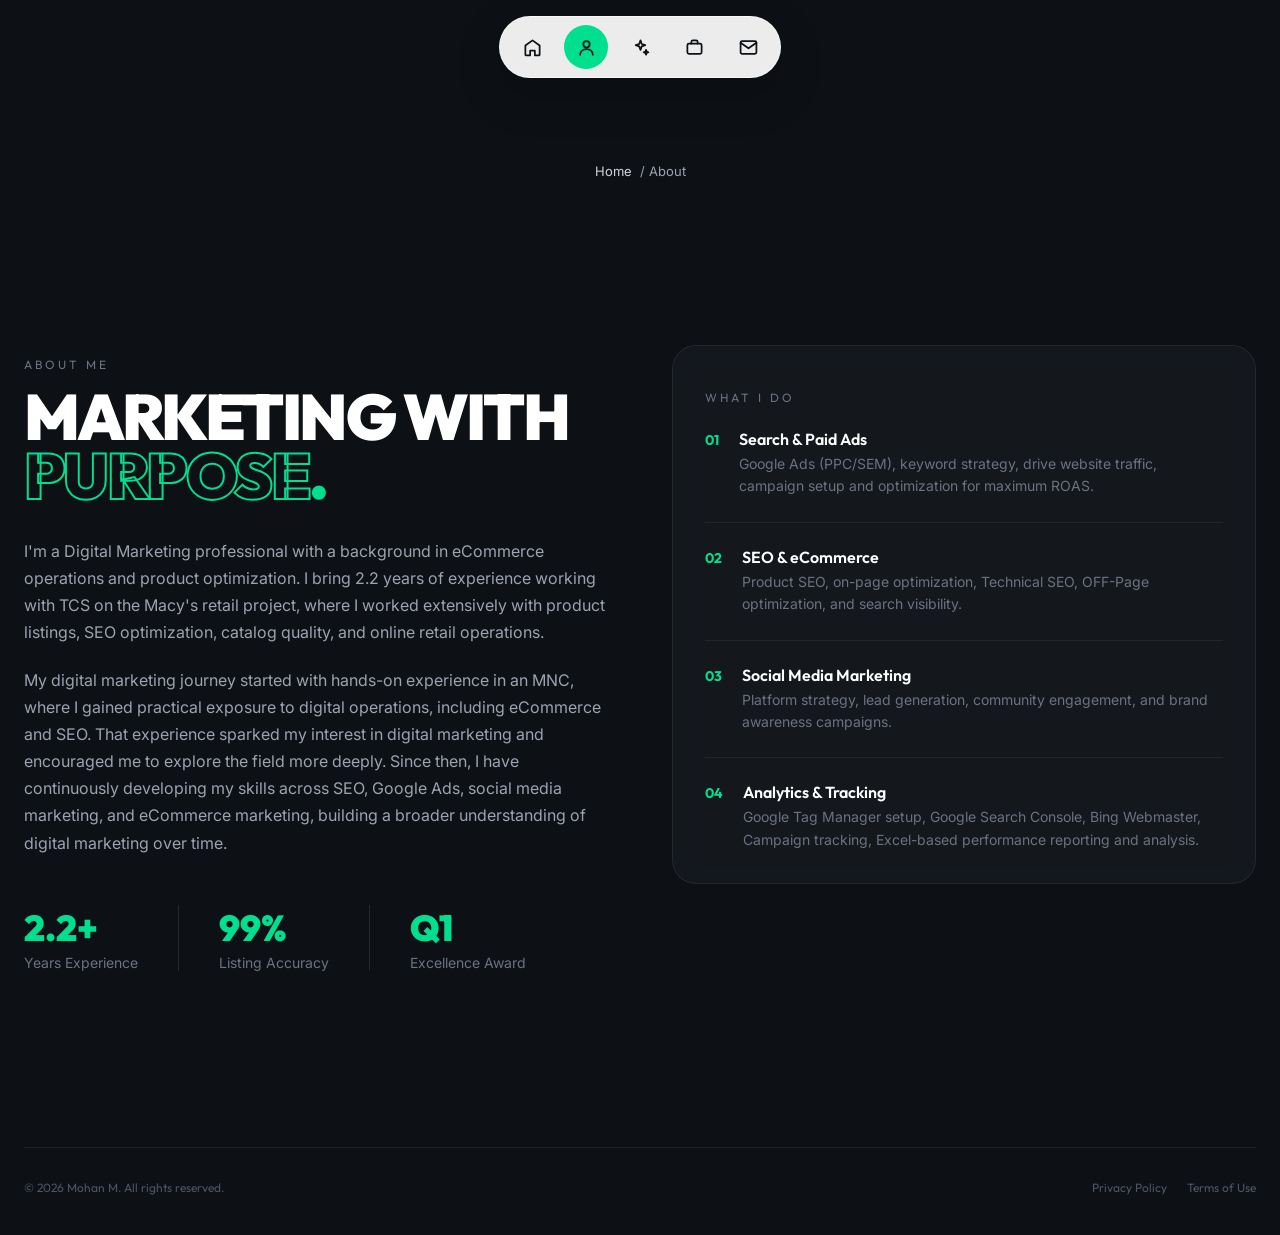
<file: about.html>
<!doctype html>
<html lang="en">
<head>
<meta charset="UTF-8" />
<meta name="viewport" content="width=device-width, initial-scale=1.0" />
<title>About — Mohan M</title>
<meta name="description" content="About Mohan M — Digital Marketing Specialist with 2.2+ years of eCommerce and digital operations experience." />
<link rel="canonical" href="https://YOURDOMAIN.com/about.html" />
<meta property="og:title" content="About — Mohan M" />
<meta property="og:type" content="website" />
<meta property="og:image" content="assets/images/profile.jpg" />
<link rel="icon" href="data:," />
<link rel="preconnect" href="https://fonts.googleapis.com">
<link rel="preconnect" href="https://fonts.gstatic.com" crossorigin>
<link href="https://fonts.googleapis.com/css2?family=Outfit:wght@300;400;500;600;700;800;900&family=Inter:wght@300;400;500;600&display=swap" rel="stylesheet">
<link rel="stylesheet" href="assets/css/style.css" />

<!-- ============================================================
     ANALYTICS & TRACKING — add your tags here (same block on every page).
     ============================================================ -->
<!--
<script async src="https://www.googletagmanager.com/gtag/js?id=G-XXXXXXXXXX"></script>
<script>
  window.dataLayer = window.dataLayer || [];
  function gtag(){ dataLayer.push(arguments); }
  gtag('js', new Date());
  gtag('config', 'G-XXXXXXXXXX');
</script>
-->
</head>
<body class="mohan-portfolio">
<div class="mp-scroll-progress" aria-hidden="true"></div>

<nav class="mp-navbar" aria-label="Primary navigation" id="mp-navbar">
  <div class="mp-navbar__pill">
    <a href="index.html" class="mp-navbar__btn" aria-label="Home"><svg width="19" height="19" viewBox="0 0 24 24" fill="none" stroke="currentColor" stroke-width="2" stroke-linecap="round" stroke-linejoin="round"><path d="M3 9.5 12 3l9 6.5V21a1 1 0 0 1-1 1h-5v-6H9v6H4a1 1 0 0 1-1-1Z"/></svg><span class="mp-navbar__tooltip">Home</span></a>
    <a href="about.html" class="mp-navbar__btn is-active" aria-label="About"><svg width="19" height="19" viewBox="0 0 24 24" fill="none" stroke="currentColor" stroke-width="2" stroke-linecap="round" stroke-linejoin="round"><circle cx="12" cy="8" r="4"/><path d="M4 21c0-4.4 3.6-7 8-7s8 2.6 8 7"/></svg><span class="mp-navbar__tooltip">About</span></a>
    <a href="skills.html" class="mp-navbar__btn" aria-label="Skills"><svg width="19" height="19" viewBox="0 0 24 24" fill="none" stroke="currentColor" stroke-width="2" stroke-linecap="round" stroke-linejoin="round"><path d="m12 3 1.6 4.6L18 9l-4.4 1.6L12 15l-1.6-4.4L6 9l4.4-1.4Z"/><path d="M19 15l.8 2.2L22 18l-2.2.8L19 21l-.8-2.2L16 18l2.2-.8Z"/></svg><span class="mp-navbar__tooltip">Skills</span></a>
    <a href="experience.html" class="mp-navbar__btn" aria-label="Work"><svg width="19" height="19" viewBox="0 0 24 24" fill="none" stroke="currentColor" stroke-width="2" stroke-linecap="round" stroke-linejoin="round"><rect x="3" y="7" width="18" height="13" rx="2"/><path d="M8 7V5a2 2 0 0 1 2-2h4a2 2 0 0 1 2 2v2"/></svg><span class="mp-navbar__tooltip">Work</span></a>
    <a href="contact.html" class="mp-navbar__btn" aria-label="Contact"><svg width="19" height="19" viewBox="0 0 24 24" fill="none" stroke="currentColor" stroke-width="2" stroke-linecap="round" stroke-linejoin="round"><rect x="2" y="4" width="20" height="16" rx="2"/><path d="m2 6 10 7 10-7"/></svg><span class="mp-navbar__tooltip">Contact</span></a>
  </div>
</nav>

<main>
<div class="mp-page-hero">
  <div class="mp-container">
    <p class="mp-page-hero__crumb"><a href="index.html">Home</a> / About</p>
  </div>
</div>

<section class="mp-about">
  <div class="mp-container">
    <div class="mp-about__grid">
      <div>
        <p class="mp-eyebrow reveal">About Me</p>
        <h2 class="mp-about__title font-display reveal">MARKETING WITH<br /><span class="text-outline">PURPOSE</span><span class="accent-dot">.</span></h2>
        <p class="mp-about__desc reveal">I'm a Digital Marketing professional with a background in eCommerce operations and product optimization. I bring 2.2 years of experience working with TCS on the Macy's retail project, where I worked extensively with product listings, SEO optimization, catalog quality, and online retail operations.</p>
        <p class="mp-about__desc reveal">My digital marketing journey started with hands-on experience in an MNC, where I gained practical exposure to digital operations, including eCommerce and SEO. That experience sparked my interest in digital marketing and encouraged me to explore the field more deeply. Since then, I have continuously developing my skills across SEO, Google Ads, social media marketing, and eCommerce marketing, building a broader understanding of digital marketing over time.</p>

        <div class="mp-about__stats reveal">
          <div class="mp-about__stat"><p class="font-display">2.2+</p><p>Years Experience</p></div>
          <div class="mp-about__divider" aria-hidden="true"></div>
          <div class="mp-about__stat"><p class="font-display">99%</p><p>Listing Accuracy</p></div>
          <div class="mp-about__divider" aria-hidden="true"></div>
          <div class="mp-about__stat"><p class="font-display">Q1</p><p>Excellence Award</p></div>
        </div>
      </div>

      <div class="reveal reveal-x">
        <div class="mp-about__card">
          <p class="mp-eyebrow" style="margin-bottom:24px;">What I Do</p>
          <div class="mp-about__item"><span class="mp-about__item-number font-display">01</span><div><p class="mp-about__item-title font-display">Search &amp; Paid Ads</p><p class="mp-about__item-desc">Google Ads (PPC/SEM), keyword strategy, drive website traffic, campaign setup and optimization for maximum ROAS.</p></div></div>
          <div class="mp-about__item"><span class="mp-about__item-number font-display">02</span><div><p class="mp-about__item-title font-display">SEO &amp; eCommerce</p><p class="mp-about__item-desc">Product SEO, on-page optimization, Technical SEO, OFF-Page optimization, and search visibility.</p></div></div>
          <div class="mp-about__item"><span class="mp-about__item-number font-display">03</span><div><p class="mp-about__item-title font-display">Social Media Marketing</p><p class="mp-about__item-desc">Platform strategy, lead generation, community engagement, and brand awareness campaigns.</p></div></div>
          <div class="mp-about__item"><span class="mp-about__item-number font-display">04</span><div><p class="mp-about__item-title font-display">Analytics &amp; Tracking</p><p class="mp-about__item-desc">Google Tag Manager setup, Google Search Console, Bing Webmaster, Campaign tracking, Excel-based performance reporting and analysis.</p></div></div>
        </div>
      </div>
    </div>
  </div>
</section>
</main>

<footer class="mp-site-footer">
  <div class="mp-container">
    <div class="mp-contact__bottom">
      <p class="mp-contact__copy">© 2026 Mohan M. All rights reserved.</p>
      <div class="mp-contact__legal"><a href="privacy-policy.html">Privacy Policy</a><a href="terms-of-use.html">Terms of Use</a></div>
    </div>
  </div>
</footer>

<script src="assets/js/main.js"></script>
</body>
</html>
</file>
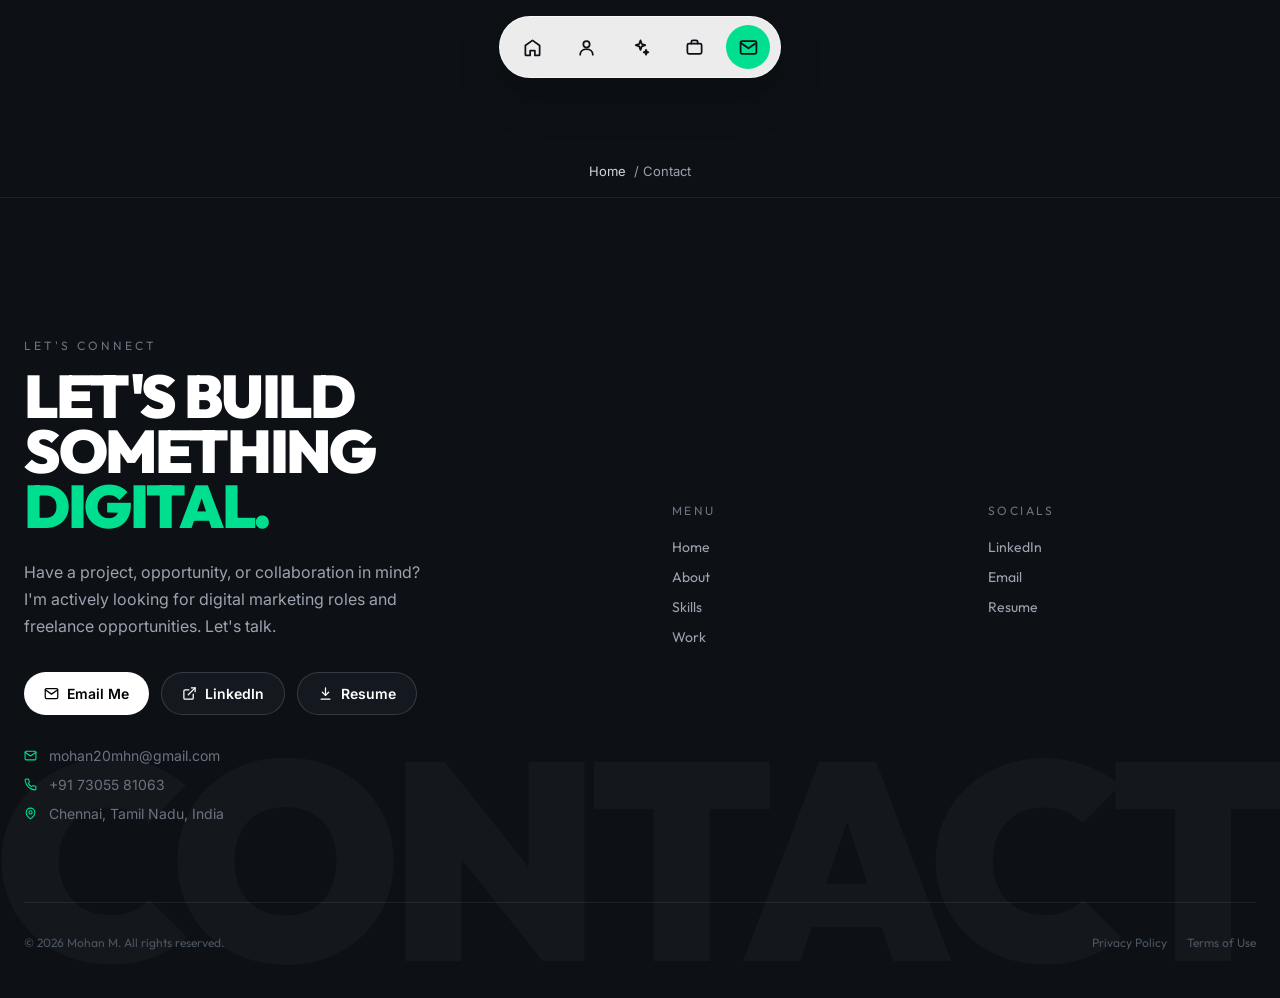
<file: contact.html>
<!doctype html>
<html lang="en">
<head>
<meta charset="UTF-8" />
<meta name="viewport" content="width=device-width, initial-scale=1.0" />
<title>Contact — Mohan M</title>
<meta name="description" content="Get in touch with Mohan M — Digital Marketing Specialist. Email, LinkedIn, phone, and resume download." />
<link rel="canonical" href="https://YOURDOMAIN.com/contact.html" />
<meta property="og:title" content="Contact — Mohan M" />
<meta property="og:type" content="website" />
<meta property="og:image" content="assets/images/profile.jpg" />
<link rel="icon" href="data:," />
<link rel="preconnect" href="https://fonts.googleapis.com">
<link rel="preconnect" href="https://fonts.gstatic.com" crossorigin>
<link href="https://fonts.googleapis.com/css2?family=Outfit:wght@300;400;500;600;700;800;900&family=Inter:wght@300;400;500;600&display=swap" rel="stylesheet">
<link rel="stylesheet" href="assets/css/style.css" />

<!-- ============================================================
     ANALYTICS & TRACKING — add your tags here (same block on every page).
     ============================================================ -->
<!--
<script async src="https://www.googletagmanager.com/gtag/js?id=G-XXXXXXXXXX"></script>
<script>
  window.dataLayer = window.dataLayer || [];
  function gtag(){ dataLayer.push(arguments); }
  gtag('js', new Date());
  gtag('config', 'G-XXXXXXXXXX');
</script>
-->
</head>
<body class="mohan-portfolio">
<div class="mp-scroll-progress" aria-hidden="true"></div>

<nav class="mp-navbar" aria-label="Primary navigation" id="mp-navbar">
  <div class="mp-navbar__pill">
    <a href="index.html" class="mp-navbar__btn" aria-label="Home"><svg width="19" height="19" viewBox="0 0 24 24" fill="none" stroke="currentColor" stroke-width="2" stroke-linecap="round" stroke-linejoin="round"><path d="M3 9.5 12 3l9 6.5V21a1 1 0 0 1-1 1h-5v-6H9v6H4a1 1 0 0 1-1-1Z"/></svg><span class="mp-navbar__tooltip">Home</span></a>
    <a href="about.html" class="mp-navbar__btn" aria-label="About"><svg width="19" height="19" viewBox="0 0 24 24" fill="none" stroke="currentColor" stroke-width="2" stroke-linecap="round" stroke-linejoin="round"><circle cx="12" cy="8" r="4"/><path d="M4 21c0-4.4 3.6-7 8-7s8 2.6 8 7"/></svg><span class="mp-navbar__tooltip">About</span></a>
    <a href="skills.html" class="mp-navbar__btn" aria-label="Skills"><svg width="19" height="19" viewBox="0 0 24 24" fill="none" stroke="currentColor" stroke-width="2" stroke-linecap="round" stroke-linejoin="round"><path d="m12 3 1.6 4.6L18 9l-4.4 1.6L12 15l-1.6-4.4L6 9l4.4-1.4Z"/><path d="M19 15l.8 2.2L22 18l-2.2.8L19 21l-.8-2.2L16 18l2.2-.8Z"/></svg><span class="mp-navbar__tooltip">Skills</span></a>
    <a href="experience.html" class="mp-navbar__btn" aria-label="Work"><svg width="19" height="19" viewBox="0 0 24 24" fill="none" stroke="currentColor" stroke-width="2" stroke-linecap="round" stroke-linejoin="round"><rect x="3" y="7" width="18" height="13" rx="2"/><path d="M8 7V5a2 2 0 0 1 2-2h4a2 2 0 0 1 2 2v2"/></svg><span class="mp-navbar__tooltip">Work</span></a>
    <a href="contact.html" class="mp-navbar__btn is-active" aria-label="Contact"><svg width="19" height="19" viewBox="0 0 24 24" fill="none" stroke="currentColor" stroke-width="2" stroke-linecap="round" stroke-linejoin="round"><rect x="2" y="4" width="20" height="16" rx="2"/><path d="m2 6 10 7 10-7"/></svg><span class="mp-navbar__tooltip">Contact</span></a>
  </div>
</nav>

<main>
<div class="mp-page-hero" style="padding-bottom:0;">
  <div class="mp-container">
    <p class="mp-page-hero__crumb"><a href="index.html">Home</a> / Contact</p>
  </div>
</div>

<!-- ================= CONTACT ================= -->
<section class="mp-contact">
  <div class="mp-contact__watermark" aria-hidden="true"><span class="font-display">CONTACT</span></div>
  <div class="mp-container mp-contact__inner">
    <div class="mp-contact__grid">
      <div>
        <p class="mp-eyebrow reveal">Let's Connect</p>
        <h2 class="mp-contact__heading font-display reveal">LET'S BUILD<br />SOMETHING<br /><span class="accent-dot">DIGITAL.</span></h2>
        <p class="mp-contact__desc reveal">Have a project, opportunity, or collaboration in mind? I'm actively looking for digital marketing roles and freelance opportunities. Let's talk.</p>

        <div class="mp-contact__actions reveal">
          <a href="mailto:mohan20mhn@gmail.com" class="btn btn-solid-white"><svg width="14" height="14" viewBox="0 0 24 24" fill="none" stroke="currentColor" stroke-width="2" stroke-linecap="round" stroke-linejoin="round"><rect x="2" y="4" width="20" height="16" rx="2"/><path d="m2 6 10 7 10-7"/></svg> Email Me</a>
          <a href="https://www.linkedin.com/in/mohan-m-733mhn/" target="_blank" rel="noopener noreferrer" class="btn btn-secondary"><svg width="14" height="14" viewBox="0 0 24 24" fill="none" stroke="currentColor" stroke-width="2" stroke-linecap="round" stroke-linejoin="round"><path d="M18 13v6a2 2 0 0 1-2 2H5a2 2 0 0 1-2-2V8a2 2 0 0 1 2-2h6"/><path d="M15 3h6v6"/><path d="M10 14 21 3"/></svg> LinkedIn</a>
          <a href="assets/mohan-m-resume.pdf" download class="btn btn-secondary"><svg width="14" height="14" viewBox="0 0 24 24" fill="none" stroke="currentColor" stroke-width="2" stroke-linecap="round" stroke-linejoin="round"><path d="M12 3v12"/><path d="m7 10 5 5 5-5"/><path d="M5 21h14"/></svg> Resume</a>
        </div>

        <div class="mp-contact__details reveal">
          <div><svg width="13" height="13" viewBox="0 0 24 24" fill="none" stroke="currentColor" stroke-width="2" stroke-linecap="round" stroke-linejoin="round"><rect x="2" y="4" width="20" height="16" rx="2"/><path d="m2 6 10 7 10-7"/></svg> mohan20mhn@gmail.com</div>
          <div><svg width="13" height="13" viewBox="0 0 24 24" fill="none" stroke="currentColor" stroke-width="2" stroke-linecap="round" stroke-linejoin="round"><path d="M22 16.9v3a2 2 0 0 1-2.2 2 19.8 19.8 0 0 1-8.6-3.1 19.5 19.5 0 0 1-6-6A19.8 19.8 0 0 1 2.1 4.2 2 2 0 0 1 4.1 2h3a2 2 0 0 1 2 1.7c.1.9.3 1.8.6 2.7a2 2 0 0 1-.5 2.1L8 9.9a16 16 0 0 0 6 6l1.4-1.2a2 2 0 0 1 2.1-.5c.9.3 1.8.5 2.7.6a2 2 0 0 1 1.8 2Z"/></svg> +91 73055 81063</div>
          <div><svg width="13" height="13" viewBox="0 0 24 24" fill="none" stroke="currentColor" stroke-width="2" stroke-linecap="round" stroke-linejoin="round"><path d="M20 10c0 6-8 12-8 12s-8-6-8-12a8 8 0 0 1 16 0Z"/><circle cx="12" cy="10" r="3"/></svg> Chennai, Tamil Nadu, India</div>
        </div>
      </div>

      <div class="mp-contact__nav reveal reveal-x">
        <div class="mp-contact__nav-grid">
          <div class="mp-contact__nav-col">
            <p class="label">Menu</p>
            <div class="links">
              <a class="font-display" href="index.html">Home</a>
              <a class="font-display" href="about.html">About</a>
              <a class="font-display" href="skills.html">Skills</a>
              <a class="font-display" href="experience.html">Work</a>
            </div>
          </div>
          <div class="mp-contact__nav-col socials">
            <p class="label">Socials</p>
            <div class="links">
              <a class="font-display" href="https://www.linkedin.com/in/mohan-m-733mhn/" target="_blank" rel="noopener noreferrer">LinkedIn</a>
              <a class="font-display" href="mailto:mohan20mhn@gmail.com">Email</a>
              <a class="font-display" href="assets/mohan-m-resume.pdf" download>Resume</a>
            </div>
          </div>
        </div>
      </div>
    </div>

    <div class="mp-contact__bottom">
      <p class="mp-contact__copy">© 2026 Mohan M. All rights reserved.</p>
      <div class="mp-contact__legal">
        <a href="privacy-policy.html">Privacy Policy</a>
        <a href="terms-of-use.html">Terms of Use</a>
      </div>
    </div>
  </div>
</section>


</main>

<script src="assets/js/main.js"></script>
</body>
</html>
</file>
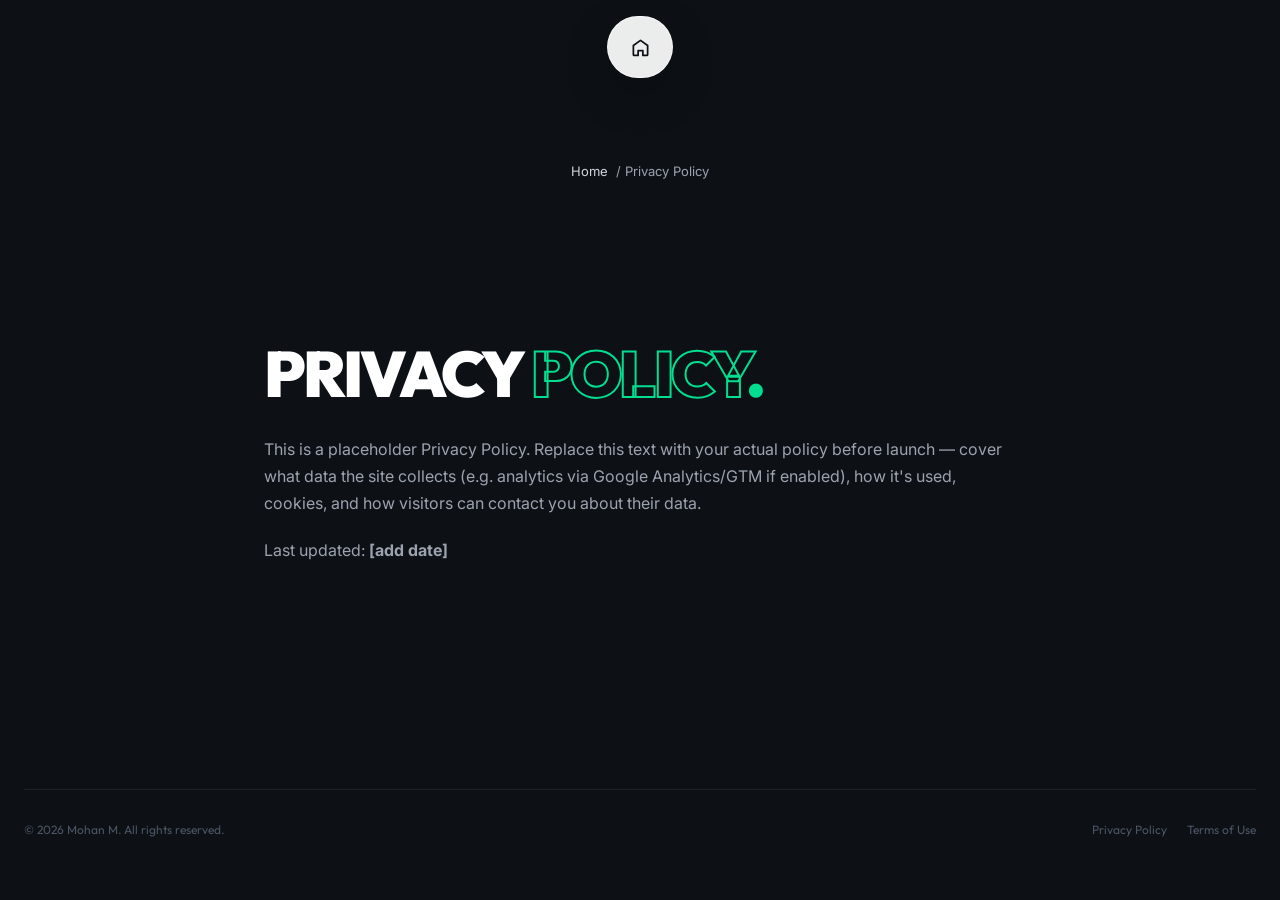
<file: privacy-policy.html>
<!doctype html>
<html lang="en">
<head>
<meta charset="UTF-8" />
<meta name="viewport" content="width=device-width, initial-scale=1.0" />
<title>Privacy Policy — Mohan M</title>
<meta name="robots" content="noindex" />
<link rel="icon" href="data:," />
<link rel="preconnect" href="https://fonts.googleapis.com">
<link rel="preconnect" href="https://fonts.gstatic.com" crossorigin>
<link href="https://fonts.googleapis.com/css2?family=Outfit:wght@300;400;500;600;700;800;900&family=Inter:wght@300;400;500;600&display=swap" rel="stylesheet">
<link rel="stylesheet" href="assets/css/style.css" />
</head>
<body class="mohan-portfolio">
<div class="mp-scroll-progress" aria-hidden="true"></div>
<nav class="mp-navbar" aria-label="Primary navigation" id="mp-navbar">
  <div class="mp-navbar__pill">
    <a href="index.html" class="mp-navbar__btn" aria-label="Home"><svg width="19" height="19" viewBox="0 0 24 24" fill="none" stroke="currentColor" stroke-width="2" stroke-linecap="round" stroke-linejoin="round"><path d="M3 9.5 12 3l9 6.5V21a1 1 0 0 1-1 1h-5v-6H9v6H4a1 1 0 0 1-1-1Z"/></svg><span class="mp-navbar__tooltip">Home</span></a>
  </div>
</nav>
<main>
  <div class="mp-page-hero">
    <div class="mp-container">
      <p class="mp-page-hero__crumb"><a href="index.html">Home</a> / Privacy Policy</p>
    </div>
  </div>
  <section class="mp-about">
    <div class="mp-container" style="max-width:800px;">
      <h2 class="mp-about__title font-display reveal is-visible">PRIVACY <span class="text-outline">POLICY</span><span class="accent-dot">.</span></h2>
      <p class="mp-about__desc" style="margin-top:24px;">This is a placeholder Privacy Policy. Replace this text with your actual policy before launch — cover what data the site collects (e.g. analytics via Google Analytics/GTM if enabled), how it's used, cookies, and how visitors can contact you about their data.</p>
      <p class="mp-about__desc">Last updated: <strong>[add date]</strong></p>
    </div>
  </section>
</main>
<footer class="mp-site-footer">
  <div class="mp-container">
    <div class="mp-contact__bottom">
      <p class="mp-contact__copy">© 2026 Mohan M. All rights reserved.</p>
      <div class="mp-contact__legal"><a href="privacy-policy.html">Privacy Policy</a><a href="terms-of-use.html">Terms of Use</a></div>
    </div>
  </div>
</footer>
<script src="assets/js/main.js"></script>
</body>
</html>
</file>
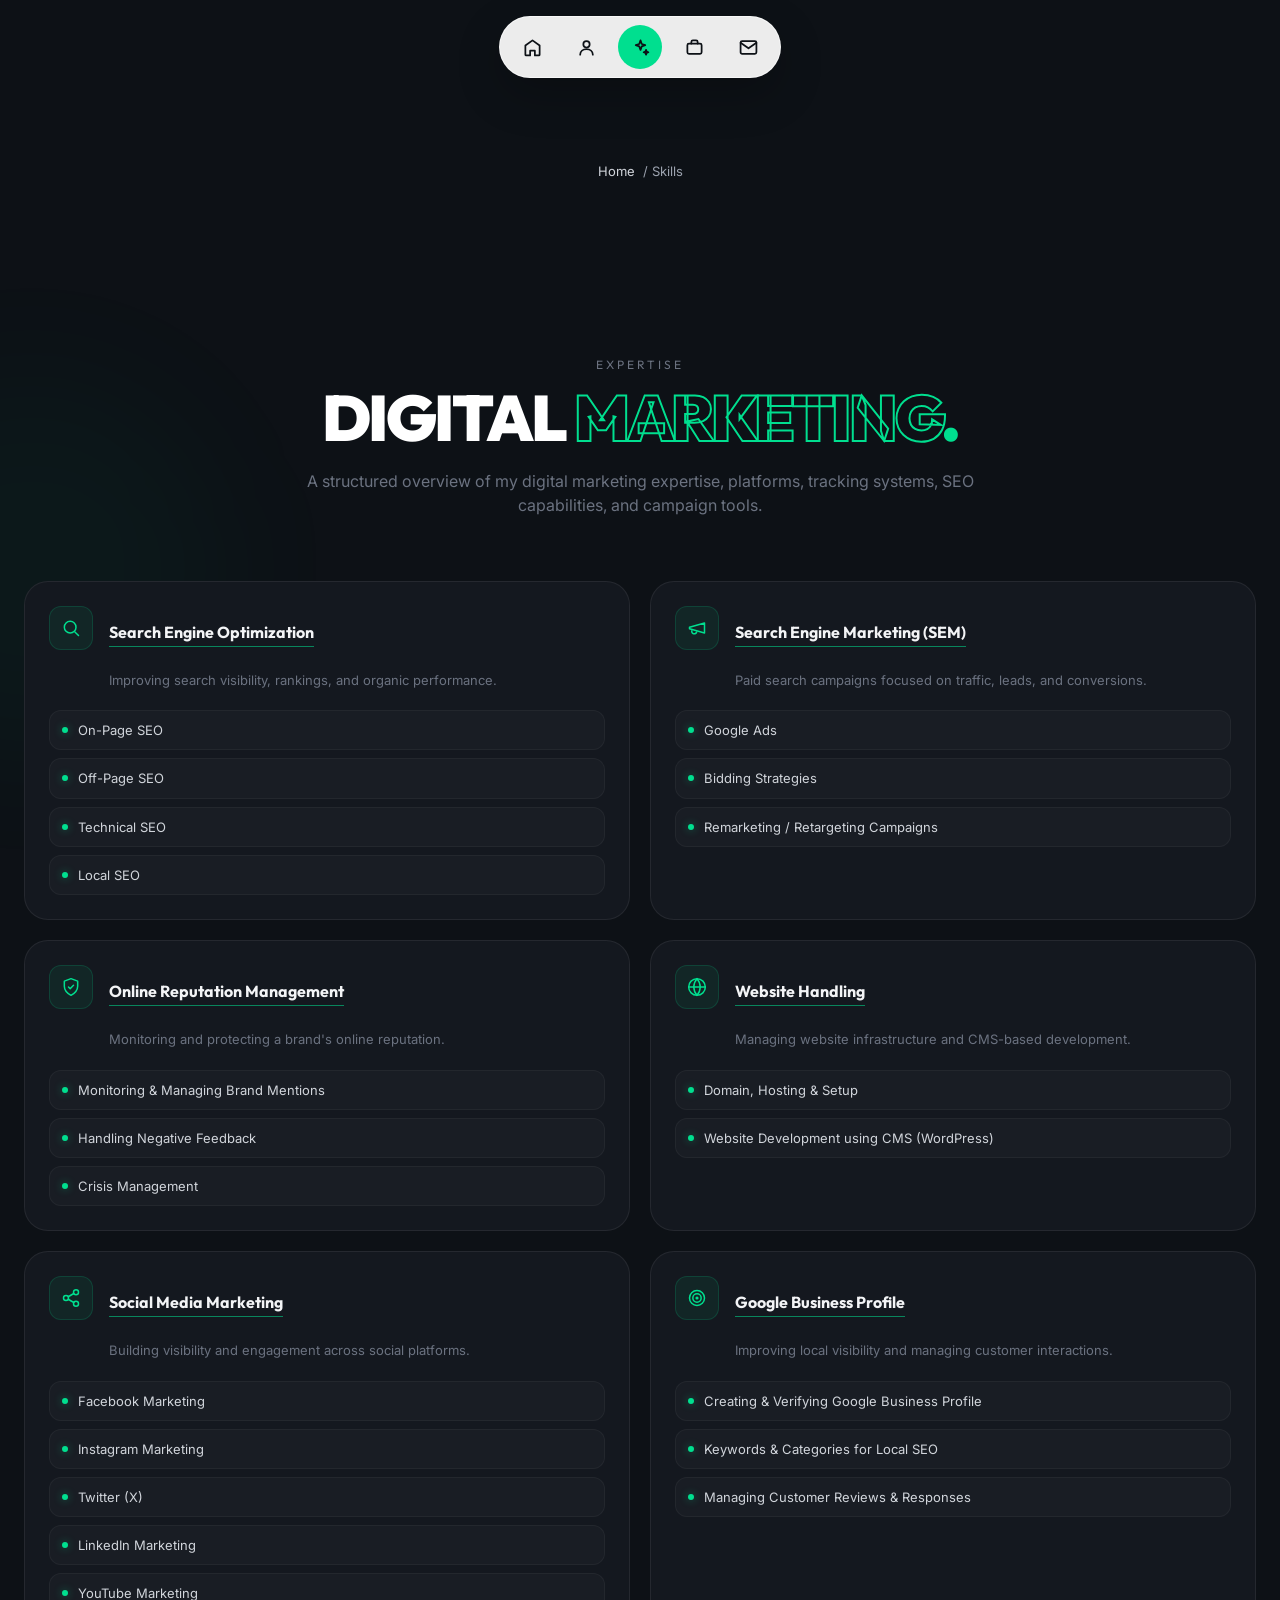
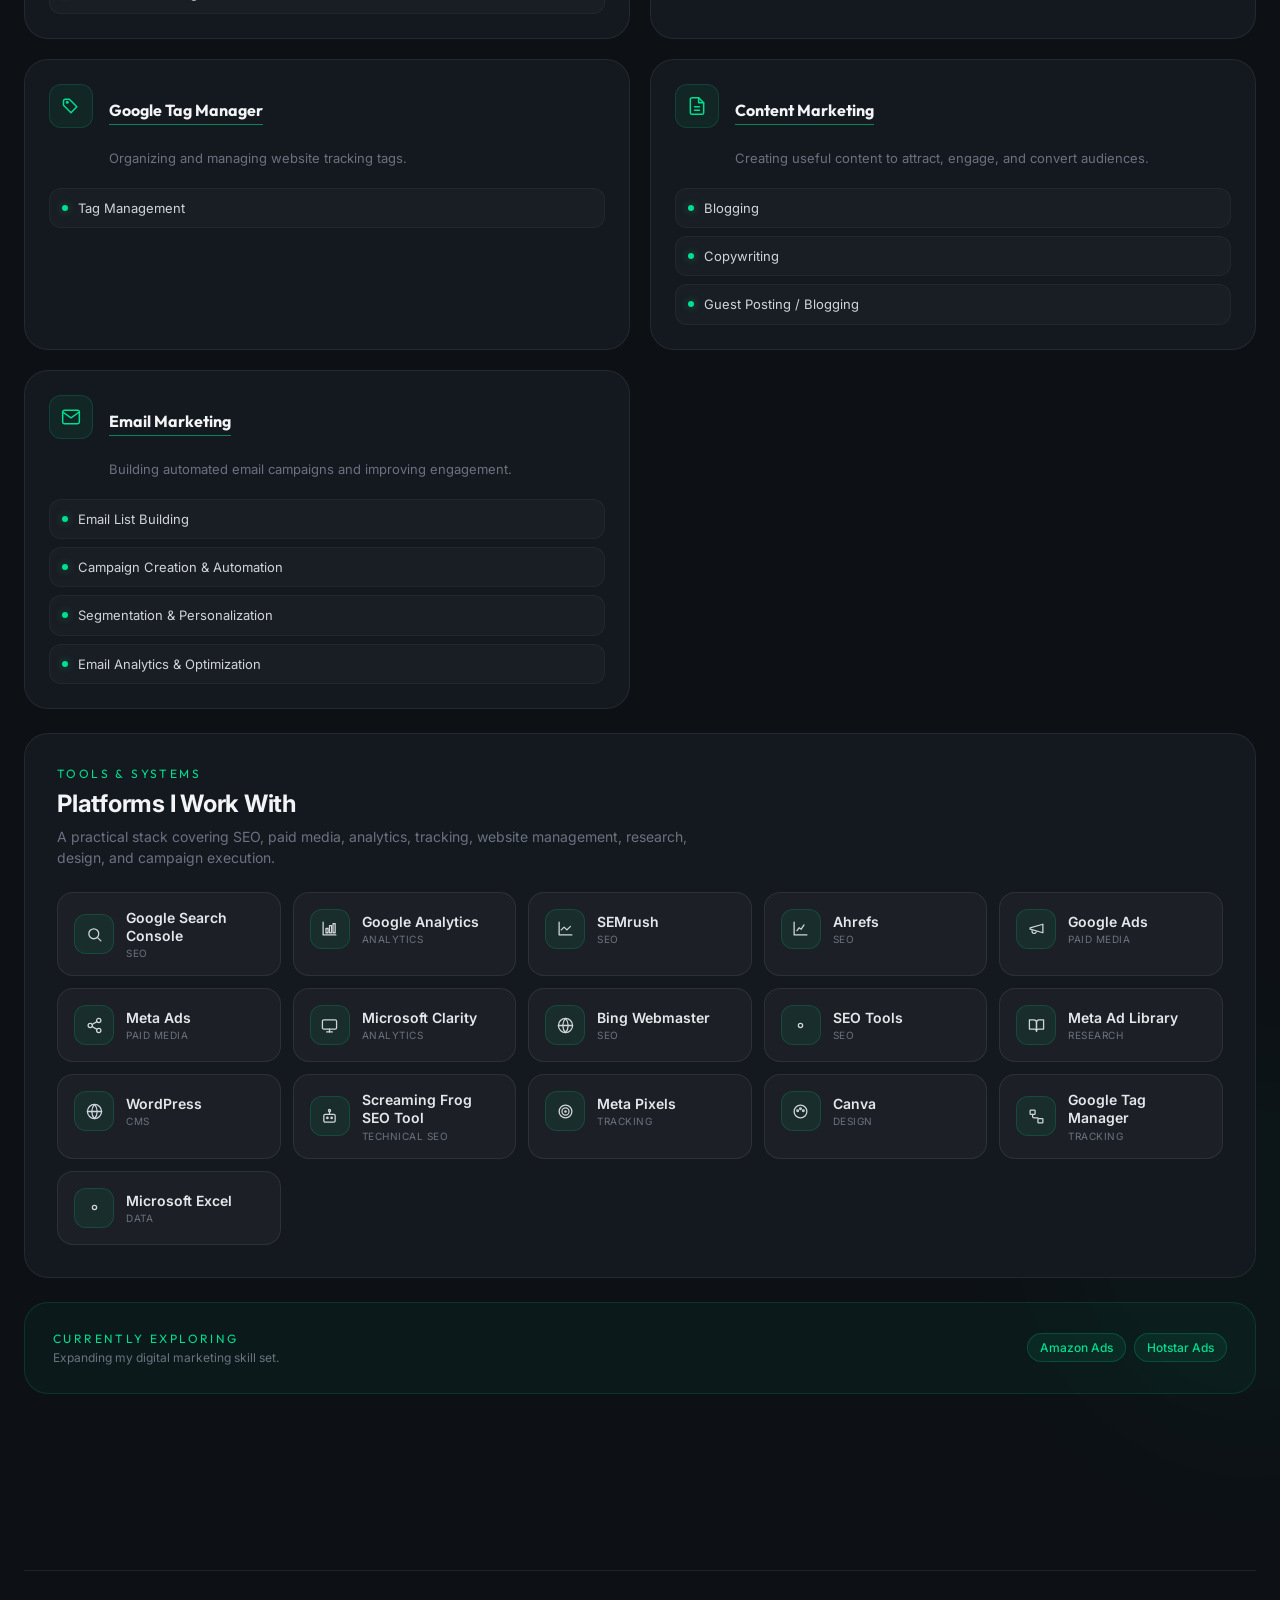
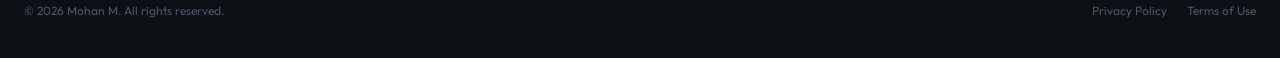
<file: skills.html>
<!doctype html>
<html lang="en">
<head>
<meta charset="UTF-8" />
<meta name="viewport" content="width=device-width, initial-scale=1.0" />
<title>Skills — Mohan M</title>
<meta name="description" content="Digital marketing skills: SEO, SEM, social media marketing, GTM, ORM, and the tools Mohan M works with." />
<link rel="canonical" href="https://YOURDOMAIN.com/skills.html" />
<meta property="og:title" content="Skills — Mohan M" />
<meta property="og:type" content="website" />
<meta property="og:image" content="assets/images/profile.jpg" />
<link rel="icon" href="data:," />
<link rel="preconnect" href="https://fonts.googleapis.com">
<link rel="preconnect" href="https://fonts.gstatic.com" crossorigin>
<link href="https://fonts.googleapis.com/css2?family=Outfit:wght@300;400;500;600;700;800;900&family=Inter:wght@300;400;500;600&display=swap" rel="stylesheet">
<link rel="stylesheet" href="assets/css/style.css" />

<!-- ============================================================
     ANALYTICS & TRACKING — add your tags here (same block on every page).
     ============================================================ -->
<!--
<script async src="https://www.googletagmanager.com/gtag/js?id=G-XXXXXXXXXX"></script>
<script>
  window.dataLayer = window.dataLayer || [];
  function gtag(){ dataLayer.push(arguments); }
  gtag('js', new Date());
  gtag('config', 'G-XXXXXXXXXX');
</script>
-->
</head>
<body class="mohan-portfolio">
<div class="mp-scroll-progress" aria-hidden="true"></div>

<nav class="mp-navbar" aria-label="Primary navigation" id="mp-navbar">
  <div class="mp-navbar__pill">
    <a href="index.html" class="mp-navbar__btn" aria-label="Home"><svg width="19" height="19" viewBox="0 0 24 24" fill="none" stroke="currentColor" stroke-width="2" stroke-linecap="round" stroke-linejoin="round"><path d="M3 9.5 12 3l9 6.5V21a1 1 0 0 1-1 1h-5v-6H9v6H4a1 1 0 0 1-1-1Z"/></svg><span class="mp-navbar__tooltip">Home</span></a>
    <a href="about.html" class="mp-navbar__btn" aria-label="About"><svg width="19" height="19" viewBox="0 0 24 24" fill="none" stroke="currentColor" stroke-width="2" stroke-linecap="round" stroke-linejoin="round"><circle cx="12" cy="8" r="4"/><path d="M4 21c0-4.4 3.6-7 8-7s8 2.6 8 7"/></svg><span class="mp-navbar__tooltip">About</span></a>
    <a href="skills.html" class="mp-navbar__btn is-active" aria-label="Skills"><svg width="19" height="19" viewBox="0 0 24 24" fill="none" stroke="currentColor" stroke-width="2" stroke-linecap="round" stroke-linejoin="round"><path d="m12 3 1.6 4.6L18 9l-4.4 1.6L12 15l-1.6-4.4L6 9l4.4-1.4Z"/><path d="M19 15l.8 2.2L22 18l-2.2.8L19 21l-.8-2.2L16 18l2.2-.8Z"/></svg><span class="mp-navbar__tooltip">Skills</span></a>
    <a href="experience.html" class="mp-navbar__btn" aria-label="Work"><svg width="19" height="19" viewBox="0 0 24 24" fill="none" stroke="currentColor" stroke-width="2" stroke-linecap="round" stroke-linejoin="round"><rect x="3" y="7" width="18" height="13" rx="2"/><path d="M8 7V5a2 2 0 0 1 2-2h4a2 2 0 0 1 2 2v2"/></svg><span class="mp-navbar__tooltip">Work</span></a>
    <a href="contact.html" class="mp-navbar__btn" aria-label="Contact"><svg width="19" height="19" viewBox="0 0 24 24" fill="none" stroke="currentColor" stroke-width="2" stroke-linecap="round" stroke-linejoin="round"><rect x="2" y="4" width="20" height="16" rx="2"/><path d="m2 6 10 7 10-7"/></svg><span class="mp-navbar__tooltip">Contact</span></a>
  </div>
</nav>

<main>
<div class="mp-page-hero">
  <div class="mp-container">
    <p class="mp-page-hero__crumb"><a href="index.html">Home</a> / Skills</p>
  </div>
</div>

<!-- ================= SKILLS ================= -->
<section class="mp-skills">
  <div class="mp-skills__blur-a" aria-hidden="true"></div>
  <div class="mp-skills__blur-b" aria-hidden="true"></div>
  <div class="mp-container">
    <div class="mp-skills__header reveal">
      <p class="mp-eyebrow" style="display:inline-block">Expertise</p>
      <h2 class="font-display">DIGITAL <span class="text-outline">MARKETING</span><span class="accent-dot">.</span></h2>
      <p class="mp-skills__subtitle">A structured overview of my digital marketing expertise, platforms, tracking systems, SEO capabilities, and campaign tools.</p>
    </div>

    <div class="mp-skills__grid">
      <div class="mp-skill-card reveal">
        <div class="mp-skill-card__head">
          <div class="mp-skill-card__icon"><svg width="20" height="20" viewBox="0 0 24 24" fill="none" stroke="currentColor" stroke-width="2" stroke-linecap="round" stroke-linejoin="round" aria-hidden="true"><circle cx="11" cy="11" r="7"/><path d="m21 21-4.3-4.3"/></svg></div>
          <div class="mp-skill-card__body"><h3 class="mp-skill-card__title font-display">Search Engine Optimization</h3><p class="mp-skill-card__desc">Improving search visibility, rankings, and organic performance.</p></div>
        </div>
        <div class="mp-skill-card__list">
          <div class="mp-skill-card__list-item"><span class="dot" aria-hidden="true"></span><span class="label">On-Page SEO</span></div>
          <div class="mp-skill-card__list-item"><span class="dot" aria-hidden="true"></span><span class="label">Off-Page SEO</span></div>
          <div class="mp-skill-card__list-item"><span class="dot" aria-hidden="true"></span><span class="label">Technical SEO</span></div>
          <div class="mp-skill-card__list-item"><span class="dot" aria-hidden="true"></span><span class="label">Local SEO</span></div>
        </div>
      </div>

      <div class="mp-skill-card reveal">
        <div class="mp-skill-card__head">
          <div class="mp-skill-card__icon"><svg width="20" height="20" viewBox="0 0 24 24" fill="none" stroke="currentColor" stroke-width="2" stroke-linecap="round" stroke-linejoin="round" aria-hidden="true"><path d="m3 11 18-5v12L3 13v-2Z"/><path d="M11.6 16.8a3 3 0 1 1-5.8-1.6"/></svg></div>
          <div class="mp-skill-card__body"><h3 class="mp-skill-card__title font-display">Search Engine Marketing (SEM)</h3><p class="mp-skill-card__desc">Paid search campaigns focused on traffic, leads, and conversions.</p></div>
        </div>
        <div class="mp-skill-card__list">
          <div class="mp-skill-card__list-item"><span class="dot" aria-hidden="true"></span><span class="label">Google Ads</span></div>
          <div class="mp-skill-card__list-item"><span class="dot" aria-hidden="true"></span><span class="label">Bidding Strategies</span></div>
          <div class="mp-skill-card__list-item"><span class="dot" aria-hidden="true"></span><span class="label">Remarketing / Retargeting Campaigns</span></div>
        </div>
      </div>

      <div class="mp-skill-card reveal">
        <div class="mp-skill-card__head">
          <div class="mp-skill-card__icon"><svg width="20" height="20" viewBox="0 0 24 24" fill="none" stroke="currentColor" stroke-width="2" stroke-linecap="round" stroke-linejoin="round" aria-hidden="true"><path d="M12 2 4 5v6c0 5 3.4 8.4 8 11 4.6-2.6 8-6 8-11V5Z"/><path d="m9 12 2 2 4-4"/></svg></div>
          <div class="mp-skill-card__body"><h3 class="mp-skill-card__title font-display">Online Reputation Management</h3><p class="mp-skill-card__desc">Monitoring and protecting a brand's online reputation.</p></div>
        </div>
        <div class="mp-skill-card__list">
          <div class="mp-skill-card__list-item"><span class="dot" aria-hidden="true"></span><span class="label">Monitoring &amp; Managing Brand Mentions</span></div>
          <div class="mp-skill-card__list-item"><span class="dot" aria-hidden="true"></span><span class="label">Handling Negative Feedback</span></div>
          <div class="mp-skill-card__list-item"><span class="dot" aria-hidden="true"></span><span class="label">Crisis Management</span></div>
        </div>
      </div>

      <div class="mp-skill-card reveal">
        <div class="mp-skill-card__head">
          <div class="mp-skill-card__icon"><svg width="20" height="20" viewBox="0 0 24 24" fill="none" stroke="currentColor" stroke-width="2" stroke-linecap="round" stroke-linejoin="round" aria-hidden="true"><circle cx="12" cy="12" r="10"/><path d="M2 12h20"/><path d="M12 2a15 15 0 0 1 0 20 15 15 0 0 1 0-20Z"/></svg></div>
          <div class="mp-skill-card__body"><h3 class="mp-skill-card__title font-display">Website Handling</h3><p class="mp-skill-card__desc">Managing website infrastructure and CMS-based development.</p></div>
        </div>
        <div class="mp-skill-card__list">
          <div class="mp-skill-card__list-item"><span class="dot" aria-hidden="true"></span><span class="label">Domain, Hosting &amp; Setup</span></div>
          <div class="mp-skill-card__list-item"><span class="dot" aria-hidden="true"></span><span class="label">Website Development using CMS (WordPress)</span></div>
        </div>
      </div>

      <div class="mp-skill-card reveal">
        <div class="mp-skill-card__head">
          <div class="mp-skill-card__icon"><svg width="20" height="20" viewBox="0 0 24 24" fill="none" stroke="currentColor" stroke-width="2" stroke-linecap="round" stroke-linejoin="round" aria-hidden="true"><circle cx="18" cy="5" r="3"/><circle cx="6" cy="12" r="3"/><circle cx="18" cy="19" r="3"/><path d="m8.6 10.5 6.8-3.9"/><path d="m8.6 13.5 6.8 3.9"/></svg></div>
          <div class="mp-skill-card__body"><h3 class="mp-skill-card__title font-display">Social Media Marketing</h3><p class="mp-skill-card__desc">Building visibility and engagement across social platforms.</p></div>
        </div>
        <div class="mp-skill-card__list">
          <div class="mp-skill-card__list-item"><span class="dot" aria-hidden="true"></span><span class="label">Facebook Marketing</span></div>
          <div class="mp-skill-card__list-item"><span class="dot" aria-hidden="true"></span><span class="label">Instagram Marketing</span></div>
          <div class="mp-skill-card__list-item"><span class="dot" aria-hidden="true"></span><span class="label">Twitter (X)</span></div>
          <div class="mp-skill-card__list-item"><span class="dot" aria-hidden="true"></span><span class="label">LinkedIn Marketing</span></div>
          <div class="mp-skill-card__list-item"><span class="dot" aria-hidden="true"></span><span class="label">YouTube Marketing</span></div>
        </div>
      </div>

      <div class="mp-skill-card reveal">
        <div class="mp-skill-card__head">
          <div class="mp-skill-card__icon"><svg width="20" height="20" viewBox="0 0 24 24" fill="none" stroke="currentColor" stroke-width="2" stroke-linecap="round" stroke-linejoin="round" aria-hidden="true"><circle cx="12" cy="12" r="9"/><circle cx="12" cy="12" r="5"/><circle cx="12" cy="12" r="1"/></svg></div>
          <div class="mp-skill-card__body"><h3 class="mp-skill-card__title font-display">Google Business Profile</h3><p class="mp-skill-card__desc">Improving local visibility and managing customer interactions.</p></div>
        </div>
        <div class="mp-skill-card__list">
          <div class="mp-skill-card__list-item"><span class="dot" aria-hidden="true"></span><span class="label">Creating &amp; Verifying Google Business Profile</span></div>
          <div class="mp-skill-card__list-item"><span class="dot" aria-hidden="true"></span><span class="label">Keywords &amp; Categories for Local SEO</span></div>
          <div class="mp-skill-card__list-item"><span class="dot" aria-hidden="true"></span><span class="label">Managing Customer Reviews &amp; Responses</span></div>
        </div>
      </div>

      <div class="mp-skill-card reveal">
        <div class="mp-skill-card__head">
          <div class="mp-skill-card__icon"><svg width="20" height="20" viewBox="0 0 24 24" fill="none" stroke="currentColor" stroke-width="2" stroke-linecap="round" stroke-linejoin="round" aria-hidden="true"><path d="M3 6a2 2 0 0 1 2-2h5l9 9-7 7-9-9Z"/><circle cx="7.5" cy="7.5" r="1"/></svg></div>
          <div class="mp-skill-card__body"><h3 class="mp-skill-card__title font-display">Google Tag Manager</h3><p class="mp-skill-card__desc">Organizing and managing website tracking tags.</p></div>
        </div>
        <div class="mp-skill-card__list"><div class="mp-skill-card__list-item"><span class="dot" aria-hidden="true"></span><span class="label">Tag Management</span></div></div>
      </div>

      <div class="mp-skill-card reveal">
        <div class="mp-skill-card__head">
          <div class="mp-skill-card__icon"><svg width="20" height="20" viewBox="0 0 24 24" fill="none" stroke="currentColor" stroke-width="2" stroke-linecap="round" stroke-linejoin="round" aria-hidden="true"><path d="M14 2H6a2 2 0 0 0-2 2v16a2 2 0 0 0 2 2h12a2 2 0 0 0 2-2V8Z"/><path d="M14 2v6h6"/><path d="M9 13h6"/><path d="M9 17h6"/></svg></div>
          <div class="mp-skill-card__body"><h3 class="mp-skill-card__title font-display">Content Marketing</h3><p class="mp-skill-card__desc">Creating useful content to attract, engage, and convert audiences.</p></div>
        </div>
        <div class="mp-skill-card__list">
          <div class="mp-skill-card__list-item"><span class="dot" aria-hidden="true"></span><span class="label">Blogging</span></div>
          <div class="mp-skill-card__list-item"><span class="dot" aria-hidden="true"></span><span class="label">Copywriting</span></div>
          <div class="mp-skill-card__list-item"><span class="dot" aria-hidden="true"></span><span class="label">Guest Posting / Blogging</span></div>
        </div>
      </div>

      <div class="mp-skill-card reveal">
        <div class="mp-skill-card__head">
          <div class="mp-skill-card__icon"><svg width="20" height="20" viewBox="0 0 24 24" fill="none" stroke="currentColor" stroke-width="2" stroke-linecap="round" stroke-linejoin="round" aria-hidden="true"><rect x="2" y="4" width="20" height="16" rx="2"/><path d="m2 6 10 7 10-7"/></svg></div>
          <div class="mp-skill-card__body"><h3 class="mp-skill-card__title font-display">Email Marketing</h3><p class="mp-skill-card__desc">Building automated email campaigns and improving engagement.</p></div>
        </div>
        <div class="mp-skill-card__list">
          <div class="mp-skill-card__list-item"><span class="dot" aria-hidden="true"></span><span class="label">Email List Building</span></div>
          <div class="mp-skill-card__list-item"><span class="dot" aria-hidden="true"></span><span class="label">Campaign Creation &amp; Automation</span></div>
          <div class="mp-skill-card__list-item"><span class="dot" aria-hidden="true"></span><span class="label">Segmentation &amp; Personalization</span></div>
          <div class="mp-skill-card__list-item"><span class="dot" aria-hidden="true"></span><span class="label">Email Analytics &amp; Optimization</span></div>
        </div>
      </div>
    </div>

    <div class="mp-tools reveal">
      <div class="mp-tools__head">
        <p class="eyebrow">Tools &amp; Systems</p>
        <h3>Platforms I Work With</h3>
        <p class="desc">A practical stack covering SEO, paid media, analytics, tracking, website management, research, design, and campaign execution.</p>
      </div>
      <div class="mp-tools__grid">
        <div class="mp-tool"><div class="mp-tool__row"><div class="mp-tool__icon"><svg width="17" height="17" viewBox="0 0 24 24" fill="none" stroke="currentColor" stroke-width="2" stroke-linecap="round" stroke-linejoin="round"><circle cx="11" cy="11" r="7"/><path d="m21 21-4.3-4.3"/></svg></div><div class="mp-tool__meta"><p class="name">Google Search Console</p><p class="cat">SEO</p></div></div></div>
        <div class="mp-tool"><div class="mp-tool__row"><div class="mp-tool__icon"><svg width="17" height="17" viewBox="0 0 24 24" fill="none" stroke="currentColor" stroke-width="2" stroke-linecap="round" stroke-linejoin="round"><path d="M3 3v18h18"/><rect x="7" y="12" width="3" height="6"/><rect x="12" y="8" width="3" height="10"/><rect x="17" y="5" width="3" height="13"/></svg></div><div class="mp-tool__meta"><p class="name">Google Analytics</p><p class="cat">Analytics</p></div></div></div>
        <div class="mp-tool"><div class="mp-tool__row"><div class="mp-tool__icon"><svg width="17" height="17" viewBox="0 0 24 24" fill="none" stroke="currentColor" stroke-width="2" stroke-linecap="round" stroke-linejoin="round"><path d="M3 3v18h18"/><path d="m19 9-5 5-4-4-4 4"/></svg></div><div class="mp-tool__meta"><p class="name">SEMrush</p><p class="cat">SEO</p></div></div></div>
        <div class="mp-tool"><div class="mp-tool__row"><div class="mp-tool__icon"><svg width="17" height="17" viewBox="0 0 24 24" fill="none" stroke="currentColor" stroke-width="2" stroke-linecap="round" stroke-linejoin="round"><path d="M3 3v18h18"/><path d="m7 15 3-4 3 2 4-6"/></svg></div><div class="mp-tool__meta"><p class="name">Ahrefs</p><p class="cat">SEO</p></div></div></div>
        <div class="mp-tool"><div class="mp-tool__row"><div class="mp-tool__icon"><svg width="17" height="17" viewBox="0 0 24 24" fill="none" stroke="currentColor" stroke-width="2" stroke-linecap="round" stroke-linejoin="round"><path d="m3 11 18-5v12L3 13v-2Z"/><path d="M11.6 16.8a3 3 0 1 1-5.8-1.6"/></svg></div><div class="mp-tool__meta"><p class="name">Google Ads</p><p class="cat">Paid Media</p></div></div></div>
        <div class="mp-tool"><div class="mp-tool__row"><div class="mp-tool__icon"><svg width="17" height="17" viewBox="0 0 24 24" fill="none" stroke="currentColor" stroke-width="2" stroke-linecap="round" stroke-linejoin="round"><circle cx="18" cy="5" r="3"/><circle cx="6" cy="12" r="3"/><circle cx="18" cy="19" r="3"/><path d="m8.6 10.5 6.8-3.9"/><path d="m8.6 13.5 6.8 3.9"/></svg></div><div class="mp-tool__meta"><p class="name">Meta Ads</p><p class="cat">Paid Media</p></div></div></div>
        <div class="mp-tool"><div class="mp-tool__row"><div class="mp-tool__icon"><svg width="17" height="17" viewBox="0 0 24 24" fill="none" stroke="currentColor" stroke-width="2" stroke-linecap="round" stroke-linejoin="round"><rect x="2" y="4" width="20" height="13" rx="2"/><path d="M8 21h8"/><path d="M12 17v4"/></svg></div><div class="mp-tool__meta"><p class="name">Microsoft Clarity</p><p class="cat">Analytics</p></div></div></div>
        <div class="mp-tool"><div class="mp-tool__row"><div class="mp-tool__icon"><svg width="17" height="17" viewBox="0 0 24 24" fill="none" stroke="currentColor" stroke-width="2" stroke-linecap="round" stroke-linejoin="round"><circle cx="12" cy="12" r="10"/><path d="M2 12h20"/><path d="M12 2a15 15 0 0 1 0 20 15 15 0 0 1 0-20Z"/></svg></div><div class="mp-tool__meta"><p class="name">Bing Webmaster</p><p class="cat">SEO</p></div></div></div>
        <div class="mp-tool"><div class="mp-tool__row"><div class="mp-tool__icon"><svg width="17" height="17" viewBox="0 0 24 24" fill="none" stroke="currentColor" stroke-width="2" stroke-linecap="round" stroke-linejoin="round"><path d="M12 15a3 3 0 1 0 0-6 3 3 0 0 0 0 6Z"/></svg></div><div class="mp-tool__meta"><p class="name">SEO Tools</p><p class="cat">SEO</p></div></div></div>
        <div class="mp-tool"><div class="mp-tool__row"><div class="mp-tool__icon"><svg width="17" height="17" viewBox="0 0 24 24" fill="none" stroke="currentColor" stroke-width="2" stroke-linecap="round" stroke-linejoin="round"><path d="M2 4h6a4 4 0 0 1 4 4v12a3 3 0 0 0-3-3H2Z"/><path d="M22 4h-6a4 4 0 0 0-4 4v12a3 3 0 0 1 3-3h7Z"/></svg></div><div class="mp-tool__meta"><p class="name">Meta Ad Library</p><p class="cat">Research</p></div></div></div>
        <div class="mp-tool"><div class="mp-tool__row"><div class="mp-tool__icon"><svg width="17" height="17" viewBox="0 0 24 24" fill="none" stroke="currentColor" stroke-width="2" stroke-linecap="round" stroke-linejoin="round"><circle cx="12" cy="12" r="10"/><path d="M2 12h20"/><path d="M12 2a15 15 0 0 1 0 20 15 15 0 0 1 0-20Z"/></svg></div><div class="mp-tool__meta"><p class="name">WordPress</p><p class="cat">CMS</p></div></div></div>
        <div class="mp-tool"><div class="mp-tool__row"><div class="mp-tool__icon"><svg width="17" height="17" viewBox="0 0 24 24" fill="none" stroke="currentColor" stroke-width="2" stroke-linecap="round" stroke-linejoin="round"><rect x="4" y="9" width="16" height="11" rx="2"/><circle cx="9" cy="14" r="1"/><circle cx="15" cy="14" r="1"/><path d="M12 9V5"/><circle cx="12" cy="3.5" r="1.5"/></svg></div><div class="mp-tool__meta"><p class="name">Screaming Frog SEO Tool</p><p class="cat">Technical SEO</p></div></div></div>
        <div class="mp-tool"><div class="mp-tool__row"><div class="mp-tool__icon"><svg width="17" height="17" viewBox="0 0 24 24" fill="none" stroke="currentColor" stroke-width="2" stroke-linecap="round" stroke-linejoin="round"><circle cx="12" cy="12" r="9"/><circle cx="12" cy="12" r="5"/><circle cx="12" cy="12" r="1"/></svg></div><div class="mp-tool__meta"><p class="name">Meta Pixels</p><p class="cat">Tracking</p></div></div></div>
        <div class="mp-tool"><div class="mp-tool__row"><div class="mp-tool__icon"><svg width="17" height="17" viewBox="0 0 24 24" fill="none" stroke="currentColor" stroke-width="2" stroke-linecap="round" stroke-linejoin="round"><circle cx="12" cy="12" r="9"/><circle cx="8" cy="11" r="1.2"/><circle cx="12" cy="8" r="1.2"/><circle cx="16" cy="11" r="1.2"/></svg></div><div class="mp-tool__meta"><p class="name">Canva</p><p class="cat">Design</p></div></div></div>
        <div class="mp-tool"><div class="mp-tool__row"><div class="mp-tool__icon"><svg width="17" height="17" viewBox="0 0 24 24" fill="none" stroke="currentColor" stroke-width="2" stroke-linecap="round" stroke-linejoin="round"><rect x="3" y="3" width="7" height="6" rx="1"/><rect x="14" y="15" width="7" height="6" rx="1"/><path d="M6.5 9v3a2 2 0 0 0 2 2H14"/></svg></div><div class="mp-tool__meta"><p class="name">Google Tag Manager</p><p class="cat">Tracking</p></div></div></div>
        <div class="mp-tool"><div class="mp-tool__row"><div class="mp-tool__icon"><svg width="17" height="17" viewBox="0 0 24 24" fill="none" stroke="currentColor" stroke-width="2" stroke-linecap="round" stroke-linejoin="round"><path d="M12 15a3 3 0 1 0 0-6 3 3 0 0 0 0 6Z"/></svg></div><div class="mp-tool__meta"><p class="name">Microsoft Excel</p><p class="cat">Data</p></div></div></div>
      </div>
    </div>

    <div class="mp-exploring reveal">
      <div class="mp-exploring__row">
        <div><p class="eyebrow">Currently Exploring</p><p class="desc">Expanding my digital marketing skill set.</p></div>
        <div class="mp-exploring__tags"><span>Amazon Ads</span><span>Hotstar Ads</span></div>
      </div>
    </div>
  </div>
</section>


</main>

<footer class="mp-site-footer">
  <div class="mp-container">
    <div class="mp-contact__bottom">
      <p class="mp-contact__copy">© 2026 Mohan M. All rights reserved.</p>
      <div class="mp-contact__legal"><a href="privacy-policy.html">Privacy Policy</a><a href="terms-of-use.html">Terms of Use</a></div>
    </div>
  </div>
</footer>

<script src="assets/js/main.js"></script>
</body>
</html>
</file>
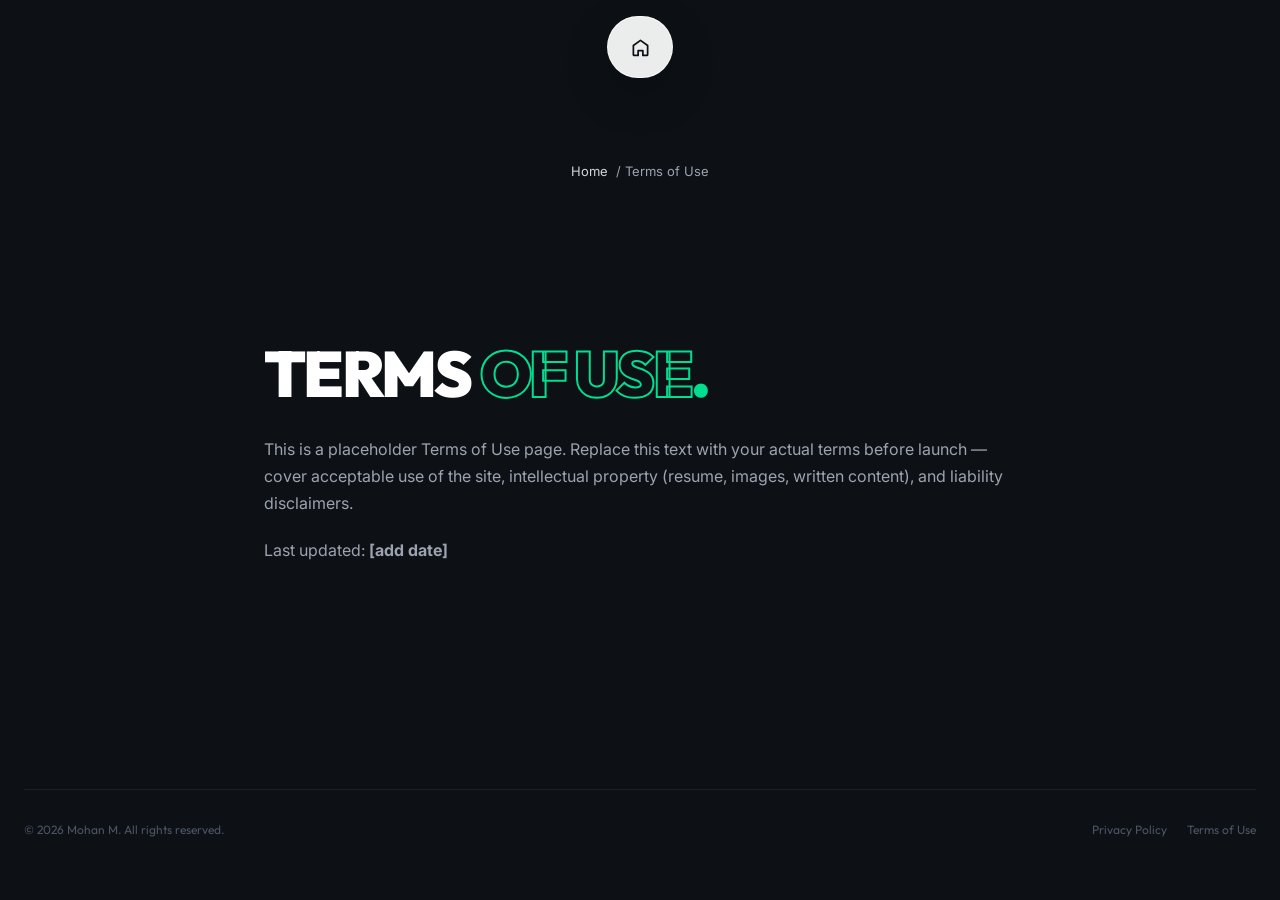
<file: terms-of-use.html>
<!doctype html>
<html lang="en">
<head>
<meta charset="UTF-8" />
<meta name="viewport" content="width=device-width, initial-scale=1.0" />
<title>Terms of Use — Mohan M</title>
<meta name="robots" content="noindex" />
<link rel="icon" href="data:," />
<link rel="preconnect" href="https://fonts.googleapis.com">
<link rel="preconnect" href="https://fonts.gstatic.com" crossorigin>
<link href="https://fonts.googleapis.com/css2?family=Outfit:wght@300;400;500;600;700;800;900&family=Inter:wght@300;400;500;600&display=swap" rel="stylesheet">
<link rel="stylesheet" href="assets/css/style.css" />
</head>
<body class="mohan-portfolio">
<div class="mp-scroll-progress" aria-hidden="true"></div>
<nav class="mp-navbar" aria-label="Primary navigation" id="mp-navbar">
  <div class="mp-navbar__pill">
    <a href="index.html" class="mp-navbar__btn" aria-label="Home"><svg width="19" height="19" viewBox="0 0 24 24" fill="none" stroke="currentColor" stroke-width="2" stroke-linecap="round" stroke-linejoin="round"><path d="M3 9.5 12 3l9 6.5V21a1 1 0 0 1-1 1h-5v-6H9v6H4a1 1 0 0 1-1-1Z"/></svg><span class="mp-navbar__tooltip">Home</span></a>
  </div>
</nav>
<main>
  <div class="mp-page-hero">
    <div class="mp-container">
      <p class="mp-page-hero__crumb"><a href="index.html">Home</a> / Terms of Use</p>
    </div>
  </div>
  <section class="mp-about">
    <div class="mp-container" style="max-width:800px;">
      <h2 class="mp-about__title font-display reveal is-visible">TERMS <span class="text-outline">OF USE</span><span class="accent-dot">.</span></h2>
      <p class="mp-about__desc" style="margin-top:24px;">This is a placeholder Terms of Use page. Replace this text with your actual terms before launch — cover acceptable use of the site, intellectual property (resume, images, written content), and liability disclaimers.</p>
      <p class="mp-about__desc">Last updated: <strong>[add date]</strong></p>
    </div>
  </section>
</main>
<footer class="mp-site-footer">
  <div class="mp-container">
    <div class="mp-contact__bottom">
      <p class="mp-contact__copy">© 2026 Mohan M. All rights reserved.</p>
      <div class="mp-contact__legal"><a href="privacy-policy.html">Privacy Policy</a><a href="terms-of-use.html">Terms of Use</a></div>
    </div>
  </div>
</footer>
<script src="assets/js/main.js"></script>
</body>
</html>
</file>
<file: assets/css/style.css>
/*
Theme Name: Mohan Portfolio
Theme URI: https://mohan-portfolio.local
Author: Converted for Mohan M
Author URI: https://mohan-portfolio.local
Description: A pixel-accurate WordPress conversion of the "Mohan M — Digital Marketing Portfolio" single-page design (originally built with React, Tailwind CSS and Framer Motion). All text, colors, typography, spacing and animations have been preserved exactly; every section is editable from Appearance → Customize instead of by editing code.
Version: 1.0.0
Requires at least: 6.0
Tested up to: 6.6
Requires PHP: 7.4
License: GNU General Public License v2 or later
License URI: https://www.gnu.org/licenses/gpl-2.0.html
Text Domain: mohan-portfolio
Tags: dark, one-page, portfolio, marketing, custom-colors, custom-menu, translation-ready
*/

/* ==========================================================================
   1. Fonts & CSS variables
   ========================================================================== */

:root {
  --font-display: 'Outfit', sans-serif;
  --font-sans: 'Inter', sans-serif;

  --color-bg: #0d1116;
  --color-bg-alt: #0f131a;
  --color-surface: #14181f;
  --color-accent: #00df8f;
  --color-accent-dark: #00b373;
  --color-white: #ffffff;

  --gray-100: #f3f4f6;
  --gray-200: #e5e7eb;
  --gray-300: #d1d5db;
  --gray-400: #9ca3af;
  --gray-500: #6b7280;
  --gray-600: #4b5563;

  --border-soft: rgba(255, 255, 255, 0.07);
}

/* ==========================================================================
   2. Reset & base
   ========================================================================== */

*,
*::before,
*::after {
  box-sizing: border-box;
}

html {
  scroll-behavior: smooth;
  overflow-x: hidden;
  width: 100%;
}

body.mohan-portfolio {
  background-color: var(--color-bg);
  color: var(--color-white);
  font-family: var(--font-sans);
  -webkit-font-smoothing: antialiased;
  margin: 0;
  min-height: 100vh;
  overflow-x: hidden;
  width: 100%;
}

img {
  max-width: 100%;
  display: block;
}

a {
  color: inherit;
  text-decoration: none;
}

button {
  font-family: inherit;
  cursor: pointer;
}

ul {
  margin: 0;
  padding: 0;
  list-style: none;
}

.screen-reader-text {
  position: absolute !important;
  width: 1px;
  height: 1px;
  overflow: hidden;
  clip: rect(1px, 1px, 1px, 1px);
  white-space: nowrap;
}

::-webkit-scrollbar {
  width: 4px;
}
::-webkit-scrollbar-track {
  background: var(--color-bg);
}
::-webkit-scrollbar-thumb {
  background: #00df8f44;
  border-radius: 2px;
}

@media (prefers-reduced-motion: reduce) {
  html {
    scroll-behavior: auto;
  }
  *,
  *::before,
  *::after {
    animation-duration: 0.01ms !important;
    animation-iteration-count: 1 !important;
    transition-duration: 0.01ms !important;
  }
}

/* ==========================================================================
   3. Shared helpers
   ========================================================================== */

.font-display {
  font-family: var(--font-display);
}

.text-outline {
  -webkit-text-stroke: 2px var(--color-accent);
  color: transparent;
}

.grid-bg {
  background-image: linear-gradient(rgba(255, 255, 255, 0.025) 1px, transparent 1px),
    linear-gradient(90deg, rgba(255, 255, 255, 0.025) 1px, transparent 1px);
  background-size: 40px 40px;
}

.glow-green {
  box-shadow: 0 0 20px rgba(0, 223, 143, 0.25);
}

.mp-container {
  max-width: 1280px;
  margin-left: auto;
  margin-right: auto;
  padding-left: 24px;
  padding-right: 24px;
  position: relative;
}

.mp-eyebrow {
  font-size: 12px;
  letter-spacing: 0.25em;
  text-transform: uppercase;
  color: var(--gray-500);
  font-family: var(--font-display);
  margin-bottom: 16px;
}

.mp-eyebrow--accent {
  color: var(--color-accent);
}

.accent-dot {
  color: var(--color-accent);
}

.btn {
  display: inline-flex;
  align-items: center;
  gap: 8px;
  padding: 12px 24px;
  border-radius: 999px;
  font-size: 14px;
  font-weight: 600;
  border: none;
  transition: all 0.3s ease;
}

.btn svg {
  width: 15px;
  height: 15px;
}

.btn-primary {
  color: #000;
  background: linear-gradient(135deg, #00df8f, #00b373);
  box-shadow: 0 4px 20px rgba(0, 223, 143, 0.3);
}
.btn-primary:hover {
  transform: scale(1.05);
}

.btn-secondary {
  color: #fff;
  background: var(--color-surface);
  border: 1px solid rgba(255, 255, 255, 0.15);
}
.btn-secondary:hover {
  border-color: var(--color-accent);
  color: var(--color-accent);
}

.btn-solid-white {
  color: #000;
  background: #ffffff;
}
.btn-solid-white:hover {
  transform: scale(1.05);
}

.mp-tag {
  display: inline-flex;
  font-size: 12px;
  padding: 4px 12px;
  border-radius: 999px;
  font-family: var(--font-display);
  font-weight: 500;
  background: rgba(0, 223, 143, 0.08);
  color: var(--color-accent);
  border: 1px solid rgba(0, 223, 143, 0.2);
  transition: transform 0.25s ease, background-color 0.25s ease, box-shadow 0.25s ease;
  cursor: default;
}
.mp-tag:hover {
  transform: translateY(-3px) scale(1.08);
  background-color: rgba(0, 223, 143, 0.18);
  box-shadow: 0 0 18px rgba(0, 223, 143, 0.25);
}

/* Scroll-reveal (mirrors Framer Motion's initial/whileInView fade-up) */
.reveal {
  opacity: 0;
  transform: translateY(30px);
  transition: opacity 0.6s cubic-bezier(0.22, 1, 0.36, 1), transform 0.6s cubic-bezier(0.22, 1, 0.36, 1);
}
.reveal.reveal-x {
  transform: translateX(30px);
}
.reveal.reveal-x-left {
  transform: translateX(-30px);
}
.reveal.is-visible {
  opacity: 1;
  transform: translate(0, 0);
}
@media (prefers-reduced-motion: reduce) {
  .reveal {
    opacity: 1;
    transform: none;
  }
}

/* ==========================================================================
   4. Navbar
   ========================================================================== */

.mp-navbar {
  position: fixed;
  top: 16px;
  left: 50%;
  transform: translateX(-50%);
  z-index: 50;
  animation: mp-nav-in 0.55s cubic-bezier(0.22, 1, 0.36, 1) both;
}

@keyframes mp-nav-in {
  from {
    opacity: 0;
    transform: translate(-50%, -30px);
  }
  to {
    opacity: 1;
    transform: translate(-50%, 0);
  }
}

.mp-navbar__pill {
  max-width: calc(100vw - 24px);
  display: flex;
  align-items: center;
  gap: 8px;
  border-radius: 999px;
  padding: 8px;
  background: rgba(255, 255, 255, 0.92);
  box-shadow: 0 16px 45px rgba(0, 0, 0, 0.22);
  border: 1px solid rgba(255, 255, 255, 0.65);
  backdrop-filter: blur(16px);
  -webkit-backdrop-filter: blur(16px);
  transition: background 0.2s ease;
}
.mp-navbar.is-scrolled .mp-navbar__pill {
  background: rgba(255, 255, 255, 0.94);
}

@media (min-width: 640px) {
  .mp-navbar__pill {
    gap: 10px;
    padding: 8px 10px;
  }
}

.mp-navbar__btn {
  -webkit-tap-highlight-color: transparent;
  position: relative;
  display: flex;
  align-items: center;
  justify-content: center;
  width: 40px;
  height: 40px;
  border-radius: 999px;
  background: transparent;
  color: var(--color-bg);
  border: none;
  transition: all 0.2s ease;
}
.mp-navbar__btn:hover {
  background: var(--color-bg);
  color: #fff;
  transform: scale(1.05);
}
.mp-navbar__btn:focus-visible {
  outline: none;
  box-shadow: 0 0 0 2px var(--color-accent);
}
.mp-navbar__btn svg {
  width: 19px;
  height: 19px;
  stroke-width: 2.2;
}
@media (min-width: 640px) {
  .mp-navbar__btn {
    width: 44px;
    height: 44px;
  }
}

.mp-navbar__tooltip {
  pointer-events: none;
  position: absolute;
  left: 50%;
  top: calc(100% + 10px);
  transform: translate(-50%, 4px);
  opacity: 0;
  white-space: nowrap;
  border-radius: 999px;
  background: var(--color-bg);
  padding: 6px 12px;
  font-size: 11px;
  font-weight: 600;
  letter-spacing: 0.02em;
  color: #fff;
  box-shadow: 0 10px 30px rgba(0, 0, 0, 0.3);
  transition: all 0.2s ease;
}
.mp-navbar__btn:hover .mp-navbar__tooltip,
.mp-navbar__btn:focus-visible .mp-navbar__tooltip {
  transform: translate(-50%, 0);
  opacity: 1;
}

@media (max-width: 480px) {
  .mp-navbar__pill {
    gap: 2px;
    padding: 6px;
  }
  .mp-navbar__btn {
    width: 40px;
    height: 40px;
  }
  .mp-navbar__tooltip {
    display: none;
  }
}

/* ==========================================================================
   5. Hero
   ========================================================================== */

.mp-hero {
  position: relative;
  min-height: 100vh;
  overflow: hidden;
  display: flex;
  align-items: center;
  background: var(--color-bg);
}

.mp-hero__watermark {
  position: absolute;
  inset: 0;
  display: flex;
  align-items: center;
  justify-content: center;
  pointer-events: none;
  user-select: none;
}
.mp-hero__watermark span {
  font-weight: 900;
  color: #fff;
  font-size: clamp(80px, 20vw, 260px);
  opacity: 0.018;
  letter-spacing: -0.05em;
  white-space: nowrap;
}

.mp-hero__glow {
  position: absolute;
  top: 50%;
  right: 0;
  width: 384px;
  height: 384px;
  border-radius: 50%;
  pointer-events: none;
  background: radial-gradient(circle, rgba(0, 223, 143, 0.07) 0%, transparent 70%);
  transform: translate(30%, -50%);
}

.mp-hero__grid {
  max-width: 1280px;
  margin: 0 auto;
  padding: 96px 24px;
  width: 100%;
  display: grid;
  grid-template-columns: 1fr;
  gap: 64px;
  align-items: center;
  position: relative;
}
@media (min-width: 1024px) {
  .mp-hero__grid {
    grid-template-columns: 1fr 1fr;
  }
}

.mp-hero__badge-row {
  display: flex;
  align-items: center;
  gap: 8px;
  margin-bottom: 24px;
}
.mp-hero__dot {
  width: 6px;
  height: 6px;
  border-radius: 999px;
  background: var(--color-accent);
  box-shadow: 0 0 8px var(--color-accent);
}
.mp-hero__badge-text {
  font-size: 12px;
  font-weight: 600;
  letter-spacing: 0.2em;
  text-transform: uppercase;
  color: var(--gray-400);
  font-family: var(--font-display);
}

.mp-hero__title {
  font-family: var(--font-display);
  font-weight: 900;
  line-height: 0.9;
  letter-spacing: -0.045em;
  font-size: clamp(54px, 9vw, 110px);
  margin: 0 0 8px;
}
.mp-hero__title--sub {
  margin-bottom: 32px;
}

.mp-hero__desc {
  color: var(--gray-400);
  line-height: 1.7;
  margin: 0 0 40px;
  max-width: 28rem;
}

.mp-hero__actions {
  display: flex;
  flex-wrap: wrap;
  gap: 16px;
}

.mp-hero__tags {
  display: flex;
  flex-wrap: wrap;
  gap: 8px;
  margin-top: 40px;
}

.mp-hero__card-wrap {
  display: flex;
  justify-content: center;
  align-items: center;
  position: relative;
  min-height: 420px;
}

.mp-hero__lanyard {
  position: absolute;
  top: 0;
  left: 50%;
  width: 4px;
  height: 80px;
  border-radius: 999px;
  transform: translateX(-50%);
  background: linear-gradient(180deg, transparent 0%, rgba(0, 223, 143, 0.4) 100%);
}

.mp-hero__id-card {
  position: relative;
  cursor: grab;
  border-radius: 24px;
  overflow: hidden;
  user-select: none;
  width: 260px;
  height: 340px;
  background: var(--color-surface);
  border: 1px solid rgba(255, 255, 255, 0.1);
  box-shadow: 0 30px 80px rgba(0, 0, 0, 0.6), 0 0 0 1px rgba(0, 223, 143, 0.08);
  margin-top: 60px;
  touch-action: none;
  animation: mp-card-float 4s ease-in-out infinite;
}
.mp-hero__id-card.is-dragging {
  cursor: grabbing;
  animation-play-state: paused;
}
@keyframes mp-card-float {
  0% {
    transform: translateY(0) rotate(-1deg);
  }
  50% {
    transform: translateY(-12px) rotate(1deg);
  }
  100% {
    transform: translateY(0) rotate(-1deg);
  }
}

.mp-hero__id-card-inner-border {
  position: absolute;
  inset: 8px;
  border-radius: 16px;
  pointer-events: none;
  border: 1px solid rgba(255, 255, 255, 0.06);
}
.mp-hero__id-card-accent-line {
  position: absolute;
  top: 0;
  left: 0;
  right: 0;
  height: 2px;
  border-radius: 24px 24px 0 0;
  background: linear-gradient(90deg, transparent, #00df8f, transparent);
}
.mp-hero__id-card-label {
  display: flex;
  align-items: center;
  justify-content: center;
  padding: 24px 0 12px;
}
.mp-hero__id-card-label span {
  font-size: 12px;
  letter-spacing: 0.2em;
  text-transform: uppercase;
  color: var(--gray-500);
  font-family: var(--font-display);
}
.mp-hero__id-card-photo {
  display: flex;
  justify-content: center;
  padding: 0 24px;
}
.mp-hero__id-card-photo div {
  width: 180px;
  height: 180px;
  border-radius: 16px;
  overflow: hidden;
  border: 2px solid rgba(0, 223, 143, 0.2);
}
.mp-hero__id-card-photo img {
  width: 100%;
  height: 100%;
  object-fit: cover;
  object-position: top;
}
.mp-hero__id-card-footer {
  position: absolute;
  bottom: 0;
  left: 0;
  right: 0;
  padding: 48px 20px 20px;
  border-radius: 0 0 24px 24px;
  background: linear-gradient(0deg, #0d1116 60%, transparent);
}
.mp-hero__id-card-footer .name {
  font-family: var(--font-display);
  font-weight: 700;
  color: #fff;
  font-size: 18px;
  line-height: 1.2;
  margin: 0;
}
.mp-hero__id-card-footer .role {
  font-size: 12px;
  color: var(--gray-400);
  letter-spacing: 0.02em;
  margin: 2px 0 0;
}

@media (max-width: 380px) {
  .mp-hero__id-card {
    width: 220px;
    height: 300px;
  }
  .mp-hero__id-card-photo div {
    width: 150px;
    height: 150px;
  }
  .mp-hero__card-wrap {
    min-height: 360px;
  }
}

.mp-hero__scroll {
  position: absolute;
  bottom: 32px;
  left: 50%;
  transform: translateX(-50%);
  display: flex;
  flex-direction: column;
  align-items: center;
  gap: 8px;
}
.mp-hero__scroll span {
  font-size: 12px;
  letter-spacing: 0.2em;
  text-transform: uppercase;
  color: var(--gray-600);
  font-family: var(--font-display);
}
.mp-hero__scroll-line {
  width: 1px;
  height: 32px;
  background: linear-gradient(180deg, #00df8f, transparent);
  animation: mp-scroll-line 1.4s ease-in-out infinite;
}
@keyframes mp-scroll-line {
  0%, 100% { transform: translateY(0); }
  50% { transform: translateY(6px); }
}

/* ==========================================================================
   6. About
   ========================================================================== */

.mp-about {
  padding: 128px 0;
  position: relative;
  background: var(--color-bg);
}
.mp-about__grid {
  display: grid;
  grid-template-columns: 1fr;
  gap: 64px;
  align-items: start;
}
@media (min-width: 1024px) {
  .mp-about__grid {
    grid-template-columns: 1fr 1fr;
  }
}
.mp-about__title {
  font-family: var(--font-display);
  font-weight: 900;
  letter-spacing: -0.04em;
  line-height: 0.92;
  font-size: clamp(36px, 5vw, 64px);
  margin: 0 0 32px;
}
.mp-about__desc {
  color: var(--gray-400);
  line-height: 1.7;
  margin: 0 0 20px;
}
.mp-about__desc:last-of-type {
  margin-bottom: 48px;
}
.mp-about__stats {
  display: flex;
  gap: 40px;
  align-items: flex-start;
  flex-wrap: wrap;
}
@media (max-width: 480px) {
  .mp-about__stats {
    gap: 20px;
  }
  .mp-about__stat p:first-child {
    font-size: 28px;
  }
}
.mp-about__stat p:first-child {
  font-family: var(--font-display);
  font-weight: 900;
  font-size: 36px;
  color: var(--color-accent);
  margin: 0;
}
.mp-about__stat p:last-child {
  font-size: 14px;
  color: var(--gray-500);
  margin: 4px 0 0;
}
.mp-about__divider {
  width: 1px;
  align-self: stretch;
  background: rgba(255, 255, 255, 0.1);
}

.mp-about__card {
  border-radius: 24px;
  padding: 32px;
  background: rgba(255, 255, 255, 0.03);
  border: 1px solid rgba(255, 255, 255, 0.07);
  backdrop-filter: blur(12px);
}
.mp-about__item {
  display: flex;
  gap: 20px;
  padding-bottom: 24px;
  margin-bottom: 24px;
  border-bottom: 1px solid rgba(255, 255, 255, 0.06);
}
.mp-about__item:last-child {
  border-bottom: none;
  padding-bottom: 0;
  margin-bottom: 0;
}
.mp-about__item-number {
  font-family: var(--font-display);
  font-weight: 700;
  font-size: 14px;
  color: var(--color-accent);
  flex-shrink: 0;
  margin-top: 2px;
}
.mp-about__item-title {
  font-family: var(--font-display);
  font-weight: 600;
  color: #fff;
  margin: 0 0 4px;
  transition: color 0.2s ease;
}
.mp-about__item:hover .mp-about__item-title {
  color: var(--color-accent);
}
.mp-about__item-desc {
  font-size: 14px;
  color: var(--gray-500);
  line-height: 1.6;
  margin: 0;
}

/* ==========================================================================
   7. Skills
   ========================================================================== */

.mp-skills {
  position: relative;
  overflow: hidden;
  padding: 80px 0;
  background: var(--color-bg);
}
@media (min-width: 640px) {
  .mp-skills { padding: 96px 0; }
}
@media (min-width: 1024px) {
  .mp-skills { padding: 128px 0; }
}
.mp-skills__blur-a,
.mp-skills__blur-b {
  position: absolute;
  pointer-events: none;
  width: 384px;
  height: 384px;
  border-radius: 50%;
  filter: blur(64px);
}
.mp-skills__blur-a {
  left: -160px;
  top: 160px;
  background: rgba(0, 223, 143, 0.035);
}
.mp-skills__blur-b {
  right: -160px;
  bottom: 80px;
  background: rgba(0, 223, 143, 0.025);
}
.mp-skills__header {
  text-align: center;
  margin-bottom: 48px;
}
@media (min-width: 640px) {
  .mp-skills__header { margin-bottom: 64px; }
}
.mp-skills__header h2 {
  font-family: var(--font-display);
  font-weight: 900;
  letter-spacing: -0.04em;
  font-size: clamp(34px, 5vw, 64px);
  line-height: 0.95;
  margin: 0;
}
.mp-skills__header p.mp-skills__subtitle {
  margin: 20px auto 0;
  max-width: 42rem;
  font-size: 14px;
  line-height: 1.5;
  color: var(--gray-500);
}
@media (min-width: 640px) {
  .mp-skills__header p.mp-skills__subtitle { font-size: 16px; }
}

.mp-skills__grid {
  display: grid;
  grid-template-columns: 1fr;
  gap: 16px;
}
@media (min-width: 640px) {
  .mp-skills__grid { gap: 20px; }
}
@media (min-width: 768px) {
  .mp-skills__grid { grid-template-columns: 1fr 1fr; }
}

.mp-skill-card {
  border-radius: 24px;
  padding: 20px;
  background: var(--color-surface);
  border: 1px solid rgba(255, 255, 255, 0.07);
  transition: all 0.3s ease;
}
@media (min-width: 640px) {
  .mp-skill-card { padding: 24px; }
}
.mp-skill-card:hover {
  transform: translateY(-3px);
  border-color: rgba(0, 223, 143, 0.25);
}
.mp-skill-card__head {
  display: flex;
  align-items: flex-start;
  gap: 16px;
  margin-bottom: 20px;
}
.mp-skill-card__icon {
  display: flex;
  flex-shrink: 0;
  align-items: center;
  justify-content: center;
  width: 44px;
  height: 44px;
  border-radius: 12px;
  background: rgba(0, 223, 143, 0.07);
  border: 1px solid rgba(0, 223, 143, 0.16);
  color: var(--color-accent);
}
.mp-skill-card__icon svg { width: 20px; height: 20px; stroke-width: 1.8; }
.mp-skill-card__body { min-width: 0; flex: 1; }
.mp-skill-card__title {
  display: inline-block;
  border-bottom: 1px solid rgba(0, 223, 143, 0.55);
  padding-bottom: 4px;
  font-family: var(--font-display);
  font-size: 14px;
  font-weight: 700;
  color: var(--gray-100);
}
@media (min-width: 640px) {
  .mp-skill-card__title { font-size: 16px; }
}
.mp-skill-card__desc {
  margin: 8px 0 0;
  font-size: 12px;
  line-height: 1.5;
  color: var(--gray-500);
}
@media (min-width: 640px) {
  .mp-skill-card__desc { font-size: 13px; }
}
.mp-skill-card__list {
  display: flex;
  flex-direction: column;
  gap: 8px;
}
.mp-skill-card__list-item {
  display: flex;
  align-items: flex-start;
  gap: 10px;
  border-radius: 12px;
  padding: 10px 12px;
  background: rgba(255, 255, 255, 0.025);
  border: 1px solid rgba(255, 255, 255, 0.045);
}
.mp-skill-card__list-item .dot {
  margin-top: 6px;
  width: 6px;
  height: 6px;
  flex-shrink: 0;
  border-radius: 999px;
  background: var(--color-accent);
  box-shadow: 0 0 8px rgba(0, 223, 143, 0.45);
}
.mp-skill-card__list-item span.label {
  font-size: 12px;
  line-height: 1.4;
  color: var(--gray-300);
}
@media (min-width: 640px) {
  .mp-skill-card__list-item span.label { font-size: 13px; }
}

.mp-tools {
  margin-top: 20px;
  border-radius: 24px;
  padding: 20px;
  background: var(--color-surface);
  border: 1px solid rgba(255, 255, 255, 0.07);
}
@media (min-width: 640px) {
  .mp-tools { margin-top: 24px; padding: 28px; }
}
@media (min-width: 1024px) {
  .mp-tools { padding: 32px; }
}
.mp-tools__head { margin-bottom: 24px; }
.mp-tools__head p.eyebrow {
  margin: 0 0 8px;
  font-size: 12px;
  font-family: var(--font-display);
  text-transform: uppercase;
  letter-spacing: 0.2em;
  color: var(--color-accent);
}
.mp-tools__head h3 {
  font-size: 20px;
  font-weight: 700;
  letter-spacing: -0.01em;
  color: var(--gray-100);
  margin: 0;
}
@media (min-width: 640px) {
  .mp-tools__head h3 { font-size: 24px; }
}
.mp-tools__head p.desc {
  margin: 8px 0 0;
  max-width: 42rem;
  font-size: 12px;
  line-height: 1.5;
  color: var(--gray-500);
}
@media (min-width: 640px) {
  .mp-tools__head p.desc { font-size: 14px; }
}

.mp-tools__grid {
  display: grid;
  grid-template-columns: repeat(2, 1fr);
  gap: 10px;
}
@media (min-width: 640px) {
  .mp-tools__grid { grid-template-columns: repeat(3, 1fr); gap: 12px; }
}
@media (min-width: 768px) {
  .mp-tools__grid { grid-template-columns: repeat(4, 1fr); }
}
@media (min-width: 1024px) {
  .mp-tools__grid { grid-template-columns: repeat(5, 1fr); }
}

.mp-tool {
  min-width: 0;
  border-radius: 16px;
  padding: 12px;
  background: rgba(255, 255, 255, 0.035);
  border: 1px solid rgba(255, 255, 255, 0.08);
  transition: transform 0.2s ease;
}
@media (min-width: 640px) {
  .mp-tool { padding: 16px; }
}
.mp-tool:hover { transform: translateY(-4px); }
.mp-tool__row {
  display: flex;
  min-width: 0;
  align-items: center;
  gap: 10px;
}
@media (min-width: 640px) {
  .mp-tool__row { gap: 12px; }
}
.mp-tool__icon {
  display: flex;
  flex-shrink: 0;
  align-items: center;
  justify-content: center;
  width: 36px;
  height: 36px;
  border-radius: 12px;
  background: rgba(0, 223, 143, 0.07);
  border: 1px solid rgba(0, 223, 143, 0.16);
  color: var(--gray-300);
}
@media (min-width: 640px) {
  .mp-tool__icon { width: 40px; height: 40px; }
}
.mp-tool__icon svg {
  width: 17px;
  height: 17px;
  stroke-width: 1.8;
  transition: color 0.2s ease;
}
.mp-tool:hover .mp-tool__icon svg { color: var(--color-accent); }
.mp-tool__meta { min-width: 0; flex: 1; }
.mp-tool__meta p.name {
  margin: 0;
  word-break: break-word;
  font-size: 11px;
  font-weight: 600;
  line-height: 1.3;
  color: var(--gray-200);
}
@media (min-width: 640px) {
  .mp-tool__meta p.name { font-size: 14px; }
}
.mp-tool__meta p.cat {
  margin: 2px 0 0;
  font-size: 9px;
  text-transform: uppercase;
  letter-spacing: 0.05em;
  color: var(--gray-500);
}
@media (min-width: 640px) {
  .mp-tool__meta p.cat { font-size: 10px; }
}

.mp-exploring {
  margin-top: 20px;
  border-radius: 24px;
  padding: 20px;
  background: rgba(0, 223, 143, 0.04);
  border: 1px solid rgba(0, 223, 143, 0.15);
}
@media (min-width: 640px) {
  .mp-exploring { margin-top: 24px; padding: 28px; }
}
.mp-exploring__row {
  display: flex;
  flex-direction: column;
  gap: 16px;
}
@media (min-width: 640px) {
  .mp-exploring__row {
    flex-direction: row;
    align-items: center;
    justify-content: space-between;
  }
}
.mp-exploring p.eyebrow {
  margin: 0;
  font-size: 12px;
  font-family: var(--font-display);
  text-transform: uppercase;
  letter-spacing: 0.2em;
  color: var(--color-accent);
}
.mp-exploring p.desc {
  margin: 4px 0 0;
  font-size: 12px;
  color: var(--gray-500);
}
.mp-exploring__tags {
  display: flex;
  flex-wrap: wrap;
  gap: 8px;
}
.mp-exploring__tags span {
  border-radius: 999px;
  padding: 6px 12px;
  font-size: 10px;
  font-weight: 500;
  background: rgba(0, 223, 143, 0.08);
  color: var(--color-accent);
  border: 1px solid rgba(0, 223, 143, 0.2);
}
@media (min-width: 640px) {
  .mp-exploring__tags span { font-size: 12px; }
}

/* ==========================================================================
   8. Experience
   ========================================================================== */

.mp-experience { padding: 128px 0; background: var(--color-bg); }
.mp-experience__heading {
  font-family: var(--font-display);
  font-weight: 900;
  letter-spacing: -0.04em;
  font-size: clamp(32px, 5vw, 60px);
  line-height: 0.92;
  margin: 0 0 56px;
}
.mp-experience__heading.center { text-align: center; }

.mp-experience__grid {
  display: grid;
  grid-template-columns: 1fr;
  gap: 40px;
  margin-bottom: 128px;
}
@media (min-width: 1024px) {
  .mp-experience__grid { grid-template-columns: repeat(12, 1fr); }
  .mp-experience__col-company { grid-column: span 4; }
  .mp-experience__col-resp { grid-column: span 8; }
}

.mp-experience__company-card,
.mp-experience__resp-card {
  border-radius: 24px;
  padding: 28px;
  background: var(--color-surface);
  border: 1px solid rgba(255, 255, 255, 0.07);
}
.mp-experience__company-card { height: 100%; }
.mp-experience__company-top {
  display: flex;
  align-items: flex-start;
  justify-content: space-between;
  margin-bottom: 24px;
}
.mp-experience__logo {
  width: 48px;
  height: 48px;
  border-radius: 16px;
  display: flex;
  align-items: center;
  justify-content: center;
  font-family: var(--font-display);
  font-weight: 900;
  font-size: 14px;
  background: rgba(0, 223, 143, 0.1);
  color: var(--color-accent);
  border: 1px solid rgba(0, 223, 143, 0.2);
}
.mp-experience__dates {
  font-size: 12px;
  color: var(--gray-500);
  font-family: var(--font-display);
}
.mp-experience__company-name {
  font-family: var(--font-display);
  font-weight: 700;
  font-size: 20px;
  color: #fff;
  margin: 0 0 4px;
}
.mp-experience__role {
  font-size: 14px;
  color: var(--color-accent);
  margin: 0 0 4px;
}
.mp-experience__client {
  font-size: 12px;
  color: var(--gray-500);
  margin: 0 0 20px;
}
.mp-experience__pills {
  display: flex;
  flex-wrap: wrap;
  gap: 8px;
}
.mp-experience__pills span {
  font-size: 12px;
  padding: 4px 10px;
  border-radius: 999px;
  background: rgba(255, 255, 255, 0.05);
  color: #9ca3af;
  border: 1px solid rgba(255, 255, 255, 0.08);
}
.mp-experience__resp-list {
  display: flex;
  flex-direction: column;
  gap: 12px;
}
.mp-experience__resp-item {
  display: flex;
  gap: 12px;
  align-items: flex-start;
}
.mp-experience__resp-item .dot {
  width: 4px;
  height: 4px;
  flex-shrink: 0;
  border-radius: 999px;
  margin-top: 8px;
  background: var(--color-accent);
}
.mp-experience__resp-item p {
  font-size: 14px;
  color: var(--gray-400);
  line-height: 1.7;
  margin: 0;
}

.mp-stages {
  max-width: 56rem;
  margin: 0 auto;
}
.mp-stage {
  border-bottom: 1px solid rgba(255, 255, 255, 0.07);
}
.mp-stage__trigger {
  width: 100%;
  display: flex;
  align-items: center;
  justify-content: space-between;
  padding: 24px 0;
  text-align: left;
  background: none;
  border: none;
  color: inherit;
}
.mp-stage__left {
  display: flex;
  align-items: center;
  gap: 24px;
}
.mp-stage__number {
  font-family: var(--font-display);
  font-weight: 700;
  font-size: 12px;
  width: 32px;
  flex-shrink: 0;
  color: var(--color-accent);
}
.mp-stage__title {
  font-family: var(--font-display);
  font-weight: 900;
  letter-spacing: -0.02em;
  font-size: clamp(18px, 3vw, 30px);
  transition: color 0.2s ease;
}
.mp-stage__trigger:hover .mp-stage__title,
.mp-stage__trigger:hover .mp-stage__chevron {
  color: var(--color-accent);
}
.mp-stage__chevron {
  flex-shrink: 0;
  color: var(--gray-500);
  transition: transform 0.2s ease, color 0.2s ease;
  display: flex;
}
.mp-stage.is-open .mp-stage__chevron {
  transform: rotate(45deg);
}
.mp-stage__panel {
  overflow: hidden;
  max-height: 0;
  transition: max-height 0.3s cubic-bezier(0.22, 1, 0.36, 1);
}
.mp-stage.is-open .mp-stage__panel {
  max-height: 240px;
}
.mp-stage__panel p {
  font-size: 14px;
  color: var(--gray-400);
  line-height: 1.7;
  padding: 0 0 24px 56px;
  margin: 0;
}

/* ==========================================================================
   9. Results
   ========================================================================== */

.mp-results {
  position: relative;
  overflow: hidden;
  padding: 80px 0;
  background: var(--color-bg-alt);
}
@media (min-width: 640px) { .mp-results { padding: 96px 0; } }
@media (min-width: 1024px) { .mp-results { padding: 128px 0; } }
.mp-results__blur-a,
.mp-results__blur-b {
  position: absolute;
  pointer-events: none;
  width: 384px;
  height: 384px;
  border-radius: 50%;
  filter: blur(64px);
}
.mp-results__blur-a { left: -160px; top: 160px; background: rgba(0,223,143,0.025); }
.mp-results__blur-b { right: -160px; bottom: 80px; background: rgba(0,223,143,0.02); }

.mp-results__header { text-align: center; margin-bottom: 48px; }
@media (min-width: 640px) { .mp-results__header { margin-bottom: 64px; } }
.mp-results__header h2 {
  font-family: var(--font-display);
  font-weight: 900;
  letter-spacing: -0.04em;
  font-size: clamp(34px, 5vw, 60px);
  line-height: 0.92;
  margin: 0;
}

.mp-results__stats {
  display: grid;
  grid-template-columns: 1fr;
  gap: 16px;
  margin-bottom: 64px;
}
@media (min-width: 640px) { .mp-results__stats { grid-template-columns: repeat(2, 1fr); margin-bottom: 80px; } }
@media (min-width: 1024px) { .mp-results__stats { grid-template-columns: repeat(4, 1fr); } }

.mp-stat-card {
  border-radius: 24px;
  padding: 20px;
  background: var(--color-surface);
  border: 1px solid rgba(255, 255, 255, 0.07);
  transition: all 0.3s ease;
}
@media (min-width: 640px) { .mp-stat-card { padding: 28px; } }
.mp-stat-card:hover {
  transform: translateY(-4px);
  box-shadow: 0 20px 40px rgba(0,0,0,0.4), 0 0 0 1px rgba(0,223,143,0.15);
}
.mp-stat-card__icon {
  margin-bottom: 20px;
  display: flex;
  align-items: center;
  justify-content: center;
  width: 40px;
  height: 40px;
  border-radius: 12px;
  background: rgba(0, 223, 143, 0.1);
  color: var(--color-accent);
}
.mp-stat-card__icon svg { width: 18px; height: 18px; stroke-width: 1.9; }
.mp-stat-card__value {
  margin: 0 0 4px;
  font-family: var(--font-display);
  font-size: 36px;
  font-weight: 900;
  letter-spacing: -0.02em;
  color: var(--color-accent);
}
.mp-stat-card__label {
  margin: 0 0 8px;
  font-family: var(--font-display);
  font-size: 14px;
  font-weight: 600;
  color: #fff;
}
.mp-stat-card__desc {
  margin: 0;
  font-size: 12px;
  line-height: 1.6;
  color: var(--gray-500);
}

.mp-results__grid {
  display: grid;
  grid-template-columns: 1fr;
  gap: 24px;
}
@media (min-width: 768px) {
  .mp-results__grid { grid-template-columns: 1fr 1fr; }
}
.mp-results__col-head {
  margin-bottom: 20px;
  font-size: 12px;
  font-family: var(--font-display);
  text-transform: uppercase;
  letter-spacing: 0.2em;
  color: var(--gray-500);
}
.mp-results__cards { display: flex; flex-direction: column; gap: 16px; }

.mp-detail-card {
  position: relative;
  display: flex;
  align-items: flex-start;
  gap: 16px;
  border-radius: 16px;
  padding: 20px;
  background: var(--color-surface);
  border: 1px solid rgba(255, 255, 255, 0.07);
  transition: all 0.3s ease;
}
.mp-detail-card:hover { transform: translateY(-3px); border-color: rgba(0,223,143,0.3); }
.mp-detail-card__icon {
  display: flex;
  flex-shrink: 0;
  align-items: center;
  justify-content: center;
  width: 48px;
  height: 48px;
  border-radius: 12px;
  background: rgba(0, 223, 143, 0.10);
  border: 1px solid rgba(0, 223, 143, 0.22);
  color: var(--color-accent);
  transition: transform 0.3s ease;
}
.mp-detail-card:hover .mp-detail-card__icon { transform: scale(1.05); }
.mp-detail-card__icon svg { width: 22px; height: 22px; stroke-width: 2; }
.mp-detail-card__body { min-width: 0; flex: 1; }
.mp-detail-card__title { font-size: 14px; font-weight: 600; line-height: 1.4; color: #fff; margin: 0; }
.mp-detail-card__org { font-size: 12px; line-height: 1.4; color: var(--gray-500); margin: 4px 0 0; }
.mp-detail-card__year {
  margin-top: 12px;
  display: inline-flex;
  border-radius: 999px;
  padding: 4px 12px;
  font-size: 10px;
  font-weight: 500;
  background: rgba(0, 223, 143, 0.07);
  color: var(--color-accent);
  border: 1px solid rgba(0, 223, 143, 0.15);
}
.mp-detail-card__status {
  margin-top: 8px;
  width: 8px;
  height: 8px;
  flex-shrink: 0;
  border-radius: 999px;
  background: var(--color-accent);
  box-shadow: 0 0 10px rgba(0, 223, 143, 0.5);
}

/* ==========================================================================
   10. Case studies / Selected work
   ========================================================================== */

.mp-work { padding: 128px 0; background: var(--color-bg); }
.mp-work__head { display: flex; align-items: flex-end; justify-content: space-between; margin-bottom: 56px; }
.mp-work__title {
  font-family: var(--font-display);
  font-weight: 900;
  letter-spacing: -0.04em;
  font-size: clamp(32px, 5vw, 60px);
  line-height: 0.92;
  margin: 0;
}
.mp-work__grid {
  display: grid;
  grid-template-columns: 1fr;
  gap: 40px;
  align-items: start;
}
@media (min-width: 1024px) {
  .mp-work__grid { grid-template-columns: repeat(12, 1fr); }
  .mp-work__stack-col { grid-column: span 7; }
  .mp-work__desc-col { grid-column: span 5; padding-top: 16px; }
}

.mp-work__stack {
  position: relative;
  height: clamp(300px, 45vw, 440px);
}
.mp-work__card {
  position: absolute;
  inset-inline: 0;
  top: 0;
  height: 100%;
  border-radius: 24px;
  overflow: hidden;
  cursor: pointer;
  transition: transform 0.6s cubic-bezier(0.32, 0.72, 0, 1), opacity 0.6s cubic-bezier(0.32, 0.72, 0, 1);
  transform-style: preserve-3d;
}
.mp-work__card img {
  width: 100%;
  height: 100%;
  object-fit: cover;
}
.mp-work__card-shade {
  position: absolute;
  inset: 0;
  background: linear-gradient(180deg, transparent 40%, rgba(13, 17, 22, 0.85) 100%);
}
.mp-work__card-category {
  position: absolute;
  bottom: 20px;
  left: 20px;
  display: none;
  font-size: 12px;
  color: var(--gray-400);
  font-family: var(--font-display);
  letter-spacing: 0.05em;
}
.mp-work__card.is-active .mp-work__card-category { display: block; }

.mp-work__dots { display: flex; gap: 8px; margin-top: 20px; }
.mp-work__dot {
  height: 8px;
  border-radius: 999px;
  width: 8px;
  background: rgba(255, 255, 255, 0.2);
  border: none;
  transition: all 0.3s ease;
  padding: 0;
}
.mp-work__dot.is-active { width: 24px; background: var(--color-accent); }

.mp-work__panel {
  transition: opacity 0.4s cubic-bezier(0.22, 1, 0.36, 1), transform 0.4s cubic-bezier(0.22, 1, 0.36, 1);
}
.mp-work__panel-category {
  font-size: 12px;
  letter-spacing: 0.2em;
  text-transform: uppercase;
  color: var(--gray-500);
  font-family: var(--font-display);
  margin: 0 0 12px;
}
.mp-work__panel-title {
  font-family: var(--font-display);
  font-weight: 900;
  font-size: 30px;
  letter-spacing: -0.01em;
  color: #fff;
  margin: 0 0 16px;
  line-height: 1.2;
}
.mp-work__panel-desc {
  font-size: 14px;
  color: var(--gray-400);
  line-height: 1.7;
  margin: 0 0 24px;
}
.mp-work__panel-tags {
  display: flex;
  flex-wrap: wrap;
  gap: 8px;
  margin-bottom: 24px;
}
.mp-work__panel-tags span {
  font-size: 12px;
  padding: 6px 12px;
  border-radius: 999px;
  background: rgba(0, 223, 143, 0.08);
  color: var(--color-accent);
  border: 1px solid rgba(0, 223, 143, 0.2);
}
.mp-work__panel-outcome {
  font-size: 12px;
  padding: 12px 16px;
  border-radius: 12px;
  margin-bottom: 32px;
  background: rgba(255, 255, 255, 0.04);
  border: 1px solid rgba(255, 255, 255, 0.08);
}
.mp-work__panel-outcome .label { color: var(--gray-500); }
.mp-work__panel-outcome .value { color: var(--gray-300); }
.mp-work__panel-cta {
  display: inline-flex;
  align-items: center;
  gap: 8px;
  font-size: 14px;
  font-weight: 600;
  color: var(--color-accent);
  transition: gap 0.2s ease;
  background: none;
  border: none;
}
.mp-work__panel-cta:hover { gap: 12px; }
.mp-work__panel-cta svg { width: 16px; height: 16px; }

/* ==========================================================================
   11. Footer / Contact
   ========================================================================== */

.mp-contact {
  padding: 128px 0 48px;
  position: relative;
  overflow: hidden;
  background: var(--color-bg);
  border-top: 1px solid rgba(255, 255, 255, 0.07);
}
.mp-contact__watermark {
  position: absolute;
  bottom: 0;
  left: 0;
  right: 0;
  display: flex;
  justify-content: center;
  pointer-events: none;
  user-select: none;
  overflow: hidden;
}
.mp-contact__watermark span {
  font-family: var(--font-display);
  font-weight: 900;
  color: #fff;
  font-size: clamp(80px, 22vw, 280px);
  opacity: 0.028;
  letter-spacing: -0.04em;
  white-space: nowrap;
  line-height: 1;
}
.mp-contact__inner { position: relative; z-index: 1; }
.mp-contact__grid {
  display: grid;
  grid-template-columns: 1fr;
  gap: 64px;
  margin-bottom: 80px;
}
@media (min-width: 1024px) {
  .mp-contact__grid { grid-template-columns: 1fr 1fr; }
}
.mp-contact__heading {
  font-family: var(--font-display);
  font-weight: 900;
  letter-spacing: -0.04em;
  font-size: clamp(32px, 5vw, 60px);
  line-height: 0.92;
  margin: 0 0 24px;
}
.mp-contact__desc {
  color: var(--gray-400);
  line-height: 1.7;
  margin: 0 0 32px;
  max-width: 26rem;
}
.mp-contact__actions {
  display: flex;
  flex-wrap: wrap;
  gap: 12px;
  margin-bottom: 32px;
}
.mp-contact__actions .btn {
  padding: 12px 20px;
}
.mp-contact__details {
  display: flex;
  flex-direction: column;
  gap: 12px;
}
.mp-contact__details div {
  display: flex;
  align-items: center;
  gap: 12px;
  font-size: 14px;
  color: var(--gray-500);
}
.mp-contact__details svg { width: 13px; height: 13px; color: var(--color-accent); flex-shrink: 0; }

.mp-contact__nav {
  display: flex;
  flex-direction: column;
  justify-content: center;
}
.mp-contact__nav-grid {
  display: grid;
  grid-template-columns: repeat(2, 1fr);
  column-gap: 48px;
  row-gap: 16px;
}
.mp-contact__nav-col p.label {
  font-size: 12px;
  letter-spacing: 0.2em;
  text-transform: uppercase;
  color: var(--gray-500);
  font-family: var(--font-display);
  margin: 0 0 20px;
}
.mp-contact__nav-col .links {
  display: flex;
  flex-direction: column;
  gap: 12px;
}
.mp-contact__nav-col a,
.mp-contact__nav-col button {
  display: block;
  text-align: left;
  background: none;
  border: none;
  padding: 0;
  font-size: 14px;
  color: var(--gray-400);
  font-family: var(--font-display);
  transition: color 0.2s ease;
}
.mp-contact__nav-col a:hover,
.mp-contact__nav-col button:hover { color: #fff; }
.mp-contact__nav-col.socials a:hover { color: var(--color-accent); }

.mp-contact__bottom {
  display: flex;
  flex-direction: column;
  align-items: center;
  justify-content: space-between;
  gap: 16px;
  padding-top: 32px;
  border-top: 1px solid rgba(255, 255, 255, 0.07);
}
@media (min-width: 640px) {
  .mp-contact__bottom { flex-direction: row; }
}
.mp-contact__copy { font-size: 12px; color: var(--gray-600); font-family: var(--font-display); margin: 0; }
.mp-contact__legal { display: flex; gap: 20px; }
.mp-contact__legal a {
  font-size: 12px;
  color: var(--gray-600);
  font-family: var(--font-display);
  transition: color 0.2s ease;
}
.mp-contact__legal a:hover { color: var(--gray-400); }

/* Slim footer used on every page except Contact (which has its own
   full-size footer/legal bar built into the Contact section). */
.mp-site-footer {
  padding: 48px 0 40px;
}

/* ==========================================================================
   12. Generic content page (Privacy Policy / Terms of Use)
   ========================================================================== */

.mp-page {
  max-width: 56rem;
  margin: 0 auto;
  padding: 160px 24px 96px;
}
.mp-page h1 {
  font-family: var(--font-display);
  font-size: 34px;
  font-weight: 800;
  margin: 0 0 24px;
}
.mp-page h2 {
  font-size: 20px;
  font-weight: 600;
  margin: 32px 0 8px;
}
.mp-page p {
  color: var(--gray-400);
  line-height: 1.7;
  margin: 0 0 16px;
}
.mp-page a { color: var(--color-accent); }

/* ==========================================================================
   ADDED FOR STATIC BUILD — scroll progress bar, active-nav state,
   page-load transition, standalone-page hero strip. Nothing above this
   line was changed, so the original design is fully preserved.
   ========================================================================== */

.mp-scroll-progress {
  position: fixed;
  top: 0;
  left: 0;
  height: 3px;
  width: 0%;
  background: linear-gradient(90deg, var(--color-accent), var(--color-accent-dark));
  z-index: 60;
  transition: width 0.08s linear;
}

.mp-navbar__btn.is-active {
  background: var(--color-accent);
  color: var(--color-bg);
}
.mp-navbar__btn.is-active:hover {
  background: var(--color-accent-dark);
  color: var(--color-bg);
}

html {
  scroll-padding-top: 90px;
}

body {
  opacity: 0;
  animation: mp-page-in 0.5s ease 0.05s forwards;
}
@keyframes mp-page-in {
  from { opacity: 0; transform: translateY(8px); }
  to { opacity: 1; transform: translateY(0); }
}
@media (prefers-reduced-motion: reduce) {
  body { opacity: 1; animation: none; }
}

/* Compact page header used at the top of standalone pages (About, Skills,
   Experience, Contact) so they read as a real page rather than a bare
   floating section when visited directly / from search. */
.mp-page-hero {
  padding: 150px 0 20px;
  text-align: center;
}
.mp-page-hero .mp-eyebrow { justify-content: center; display: flex; }
.mp-page-hero__crumb {
  display: inline-flex;
  align-items: center;
  gap: 8px;
  font-size: 13px;
  color: var(--gray-400);
  margin-bottom: 18px;
  font-family: var(--font-sans);
}
.mp-page-hero__crumb a { color: var(--gray-300); text-decoration: none; }
.mp-page-hero__crumb a:hover { color: var(--color-accent); }

.mp-site-footer { padding-top: 48px; }
</file>
